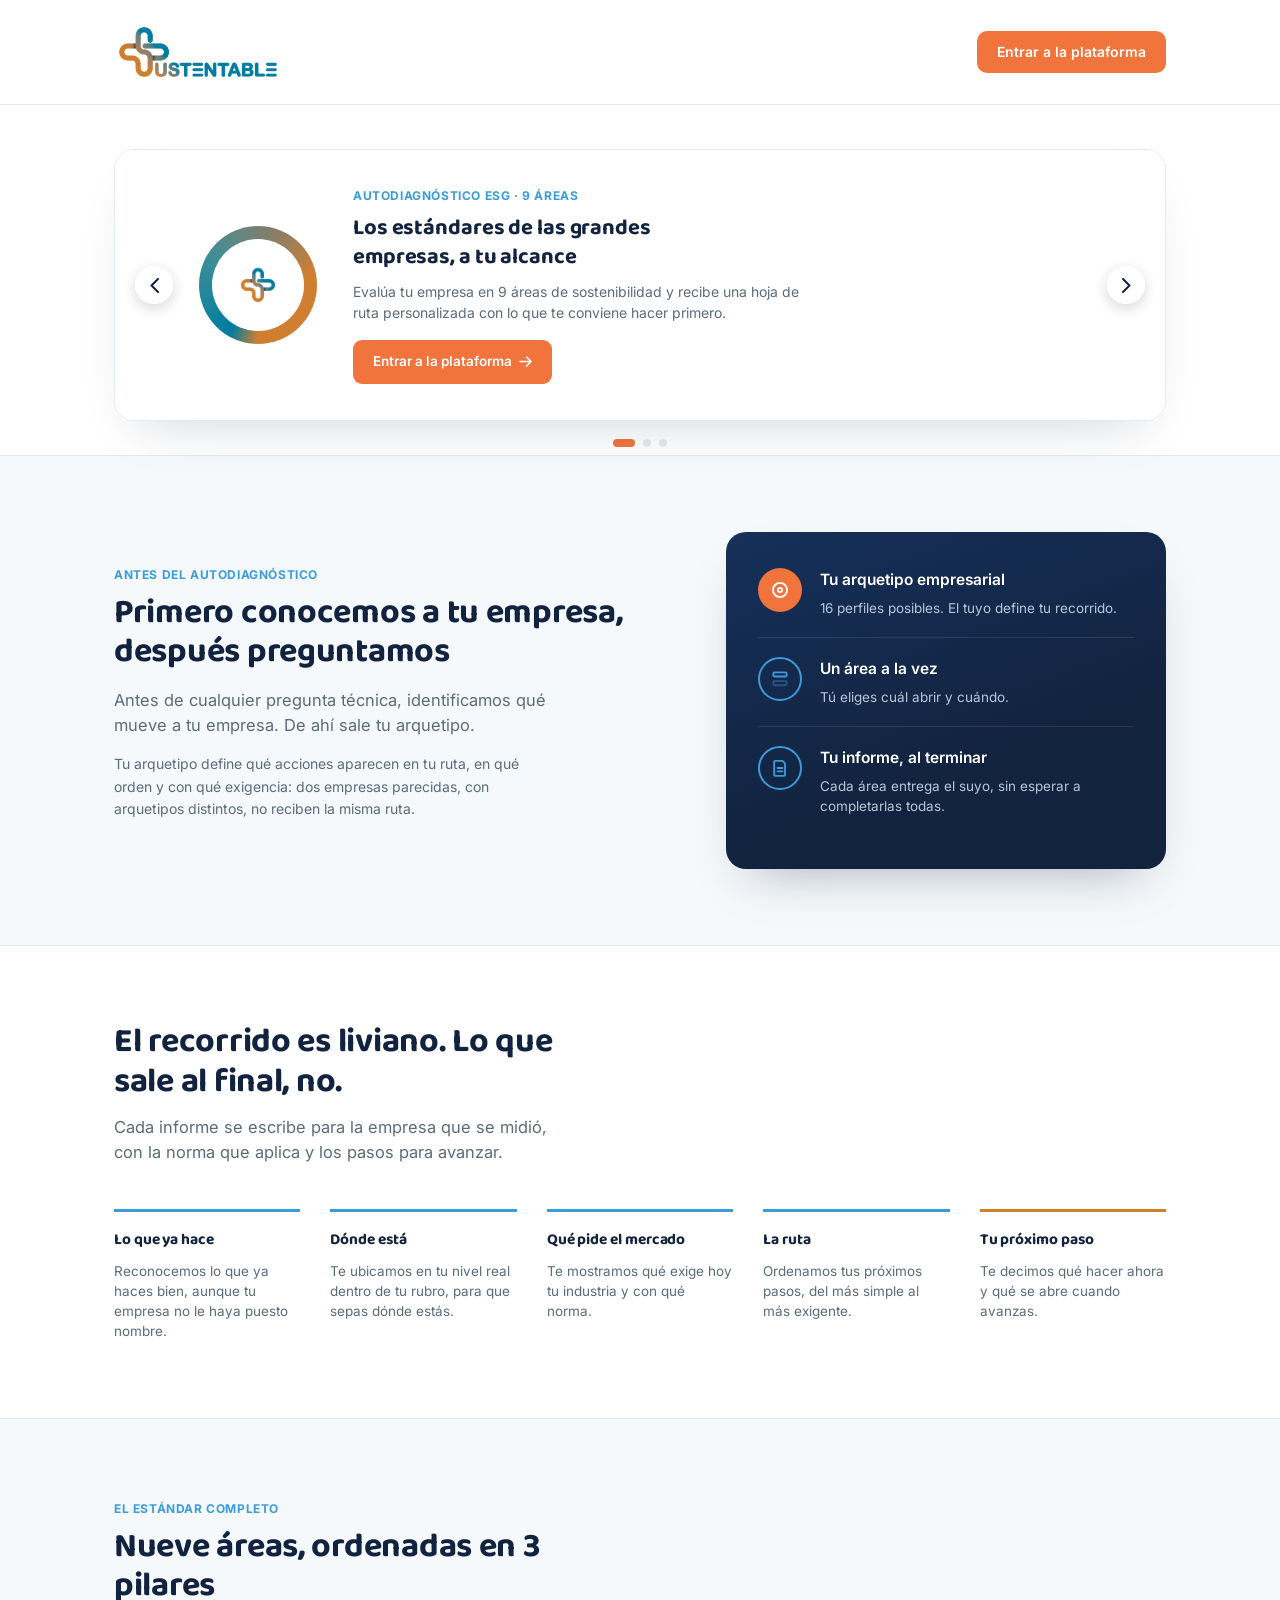
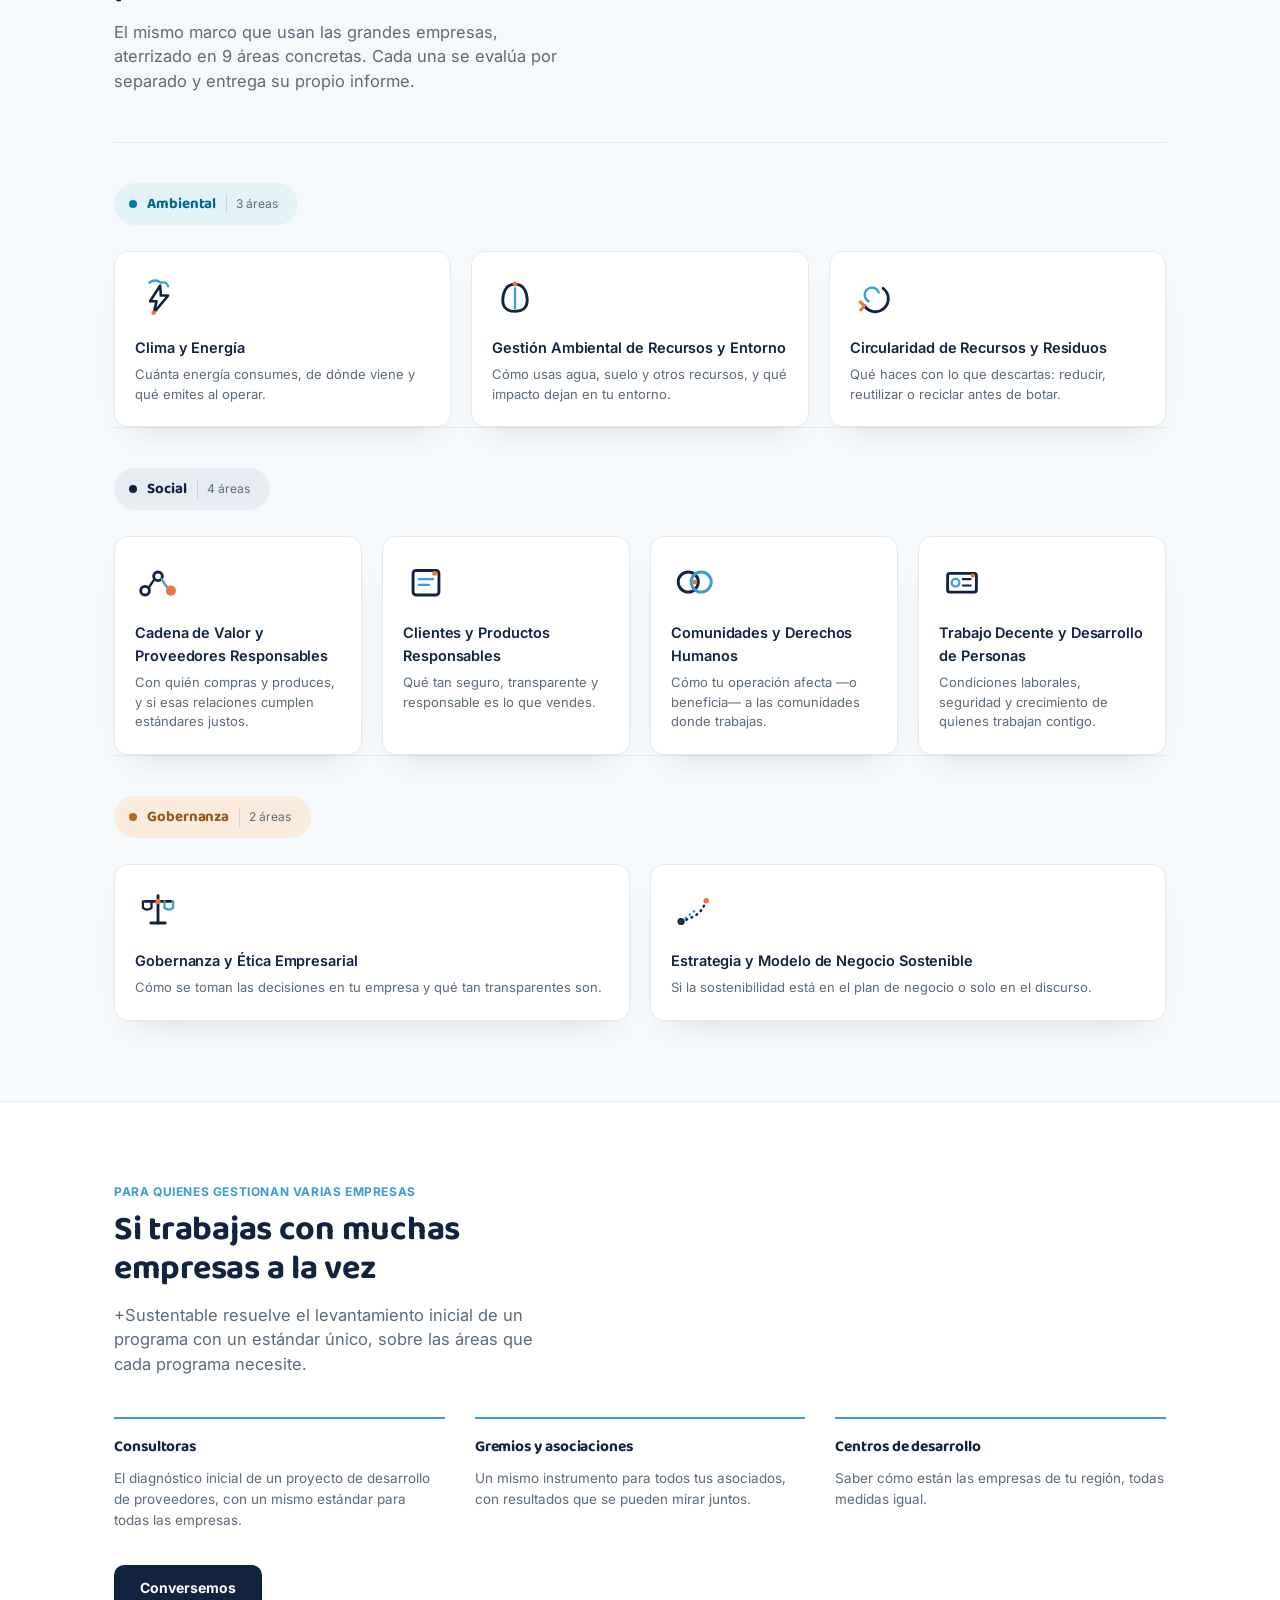
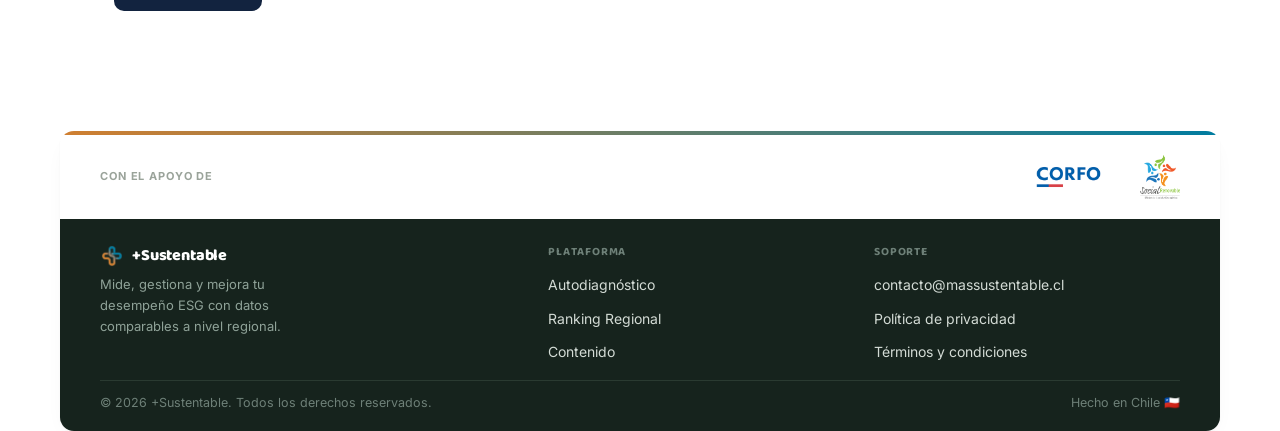
<file: public/index.html>
<!DOCTYPE html>
<html lang="es">
<head>
<meta charset="utf-8">
<meta name="viewport" content="width=device-width, initial-scale=1">
<title>+Sustentable</title>
<meta name="description" content="Autodiagnóstico ESG en 9 áreas y hoja de ruta personalizada para tu empresa. Proyecto con el apoyo de Corfo.">
<link rel="canonical" href="https://massustentable.cl/">
<link rel="icon" type="image/png" href="img/isotipo-mas-sustentable.png">
<!-- Vista previa al compartir (WhatsApp, LinkedIn, correo). PENDIENTE: imagen 1200x630 para og:image -->
<meta property="og:type" content="website">
<meta property="og:locale" content="es_CL">
<meta property="og:url" content="https://massustentable.cl/">
<meta property="og:title" content="+Sustentable | Autodiagnóstico y hoja de ruta ESG">
<meta property="og:description" content="Evalúa tu empresa en 9 áreas de sostenibilidad y recibe una hoja de ruta personalizada. Proyecto con el apoyo de Corfo.">
<!-- La app vive en otro subdominio: adelantar la conexión acelera el clic en "Entrar a la plataforma" -->
<link rel="preconnect" href="https://app.massustentable.cl">
<link rel="preconnect" href="https://fonts.googleapis.com">
<link rel="preconnect" href="https://fonts.gstatic.com" crossorigin>
<link href="https://fonts.googleapis.com/css2?family=Baloo+2:wght@600;700;800&family=Inter:wght@400;500;600;700&display=swap" rel="stylesheet">
<link rel="stylesheet" href="css/styles.css?v=4">
</head>
<body>


<header><div class="wrap">
  <a href="#top" class="marca-link" id="brandLink" aria-label="Volver al inicio">
    <img src="img/logo-mas-sustentable.png" alt="+Sustentable">
  </a>
  <a href="https://app.massustentable.cl/login" target="_blank" rel="noopener noreferrer" class="nav-cta">Entrar a la plataforma</a>
</div></header>

<section class="slider-section">
  <div class="wrap">
    <div class="slider" id="top">
      <div class="slider-track" id="sliderTrack">

        <div class="slide card-slide card-1">
          <div class="card-inner">
            <div class="ring-icon">
              <div class="ring"></div>
              <img class="ring-mark" src="img/isotipo-mas-sustentable.png" alt="+Sustentable">
            </div>
            <div class="card-text">
              <span class="eyebrow">Autodiagnóstico ESG &middot; 9 áreas</span>
              <h3>Los estándares de las grandes empresas, a tu alcance</h3>
              <p>Evalúa tu empresa en 9 áreas de sostenibilidad y recibe una hoja de ruta personalizada con lo que te conviene hacer primero.</p>
              <a href="https://app.massustentable.cl/login" target="_blank" rel="noopener noreferrer" class="mini-cta">Entrar a la plataforma <svg width="13" height="11" viewBox="0 0 13 11" fill="none"><path d="M1 5.5h11M7.5 1l4.5 4.5-4.5 4.5" stroke="currentColor" stroke-width="1.6" stroke-linecap="round" stroke-linejoin="round"/></svg></a>
            </div>
          </div>
        </div>

        <div class="slide card-slide card-2">
          <div class="card-inner card-2-inner">
            <div class="card-text">
              <span class="eyebrow">Cómo funciona</span>
              <h3>Aprende a usar la plataforma en minutos</h3>
              <p>En el video te contamos cómo usar la plataforma y obtener una hoja de ruta concreta.</p>
              <!-- PENDIENTE: URL del video "Cómo funciona" -->
              <a href="#" class="text-link">Ver video <svg width="13" height="11" viewBox="0 0 13 11" fill="none"><path d="M1 5.5h11M7.5 1l4.5 4.5-4.5 4.5" stroke="currentColor" stroke-width="1.6" stroke-linecap="round" stroke-linejoin="round"/></svg></a>
            </div>
            <div class="card-media">
              <div class="media-ph">
                <img class="media-logo" src="img/logo-mas-sustentable.png" alt="+Sustentable">
                <button class="play-btn" aria-label="Ver video"><svg width="16" height="18" viewBox="0 0 16 18" fill="#12233F"><path d="M15 8.1a1 1 0 0 1 0 1.8L1.9 17.4A1 1 0 0 1 .5 16.5V1.5A1 1 0 0 1 1.9.6L15 8.1z"/></svg></button>
                <span class="caption-chip">&iquest;Sabes cu&aacute;nta agua gasta tu operaci&oacute;n?</span>
              </div>
            </div>
          </div>
        </div>

        <div class="slide card-slide card-3">
          <svg class="motivo-navy" viewBox="0 0 300 300" fill="none" stroke="#fff" stroke-width="1.2"><circle cx="150" cy="150" r="110"/><circle cx="150" cy="150" r="70"/></svg>
          <div class="card-inner card-3-inner">
            <div class="card-text">
              <span class="eyebrow eyebrow-light">+Sustentable</span>
              <h3 class="text-white">Tu ruta a mercados m&aacute;s sostenibles empieza en la plataforma</h3>
              <p class="text-light">Si ya tienes un c&oacute;digo de acceso, entra directo y retoma donde quedaste.</p>
            </div>
            <a href="https://app.massustentable.cl/login" target="_blank" rel="noopener noreferrer" class="mini-cta cta-underline">Entrar a la plataforma <svg width="13" height="11" viewBox="0 0 13 11" fill="none"><path d="M1 5.5h11M7.5 1l4.5 4.5-4.5 4.5" stroke="currentColor" stroke-width="1.6" stroke-linecap="round" stroke-linejoin="round"/></svg></a>
          </div>
        </div>

      </div>

      <button class="slider-arrow prev" id="prevArrow" aria-label="Banner anterior"><svg width="9" height="15" viewBox="0 0 9 15" fill="none"><path d="M8 1L1.5 7.5L8 14" stroke="currentColor" stroke-width="2" stroke-linecap="round" stroke-linejoin="round"/></svg></button>
      <button class="slider-arrow next" id="nextArrow" aria-label="Banner siguiente"><svg width="9" height="15" viewBox="0 0 9 15" fill="none"><path d="M1 1L7.5 7.5L1 14" stroke="currentColor" stroke-width="2" stroke-linecap="round" stroke-linejoin="round"/></svg></button>
    </div>

    <div class="slider-dots" id="sliderDots">
      <button class="dot active" data-i="0" aria-label="Banner 1"></button>
      <button class="dot" data-i="1" aria-label="Banner 2"></button>
      <button class="dot" data-i="2" aria-label="Banner 3"></button>
    </div>
  </div>
</section>

<section class="velo arch-section">
  <div class="wrap">
    <div class="arch-layout">
      <div class="arch-intro">
        <span class="eyebrow">Antes del autodiagnóstico</span>
        <h2>Primero conocemos a tu empresa, después preguntamos</h2>
        <p class="guia">Antes de cualquier pregunta técnica, identificamos qué mueve a tu empresa. De ahí sale tu arquetipo.</p>
        <p class="nota">Tu arquetipo define qué acciones aparecen en tu ruta, en qué orden y con qué exigencia: dos empresas parecidas, con arquetipos distintos, no reciben la misma ruta.</p>
      </div>

      <div class="arch-card">
        <div class="step">
          <div class="icon accent"><svg viewBox="0 0 24 24" fill="none" stroke-width="2.2" stroke-linecap="round" stroke-linejoin="round"><circle cx="12" cy="12" r="8.5"></circle><circle cx="12" cy="12" r="2.5"></circle></svg></div>
          <div><h3>Tu arquetipo empresarial</h3><p>16 perfiles posibles. El tuyo define tu recorrido.</p></div>
        </div>
        <div class="step">
          <div class="icon outline"><svg viewBox="0 0 24 24" fill="none" stroke-width="2.2" stroke-linecap="round" stroke-linejoin="round"><rect x="4" y="4" width="16" height="5" rx="1.5"></rect><rect x="4" y="14.5" width="16" height="5" rx="1.5" opacity="0.4"></rect></svg></div>
          <div><h3>Un área a la vez</h3><p>Tú eliges cuál abrir y cuándo.</p></div>
        </div>
        <div class="step">
          <div class="icon outline"><svg viewBox="0 0 24 24" fill="none" stroke-width="2.2" stroke-linecap="round" stroke-linejoin="round"><path d="M6 3.5h9l3 3v14a1 1 0 0 1-1 1H6a1 1 0 0 1-1-1v-16a1 1 0 0 1 1-1z"></path><path d="M9 12h6M9 16h6"></path></svg></div>
          <div><h3>Tu informe, al terminar</h3><p>Cada área entrega el suyo, sin esperar a completarlas todas.</p></div>
        </div>
      </div>
    </div>
  </div>
</section>

<section class="recorrido-section">
  <div class="wrap">
    <div class="recorrido-head">
      <h2>El recorrido es liviano. Lo que sale al final, no.</h2>
      <p class="guia">Cada informe se escribe para la empresa que se midió, con la norma que aplica y los pasos para avanzar.</p>
    </div>
    <div class="recorrido-grid">
      <div class="recorrido-item">
        <h3>Lo que ya hace</h3>
        <p>Reconocemos lo que ya haces bien, aunque tu empresa no le haya puesto nombre.</p>
      </div>
      <div class="recorrido-item">
        <h3>Dónde está</h3>
        <p>Te ubicamos en tu nivel real dentro de tu rubro, para que sepas dónde estás.</p>
      </div>
      <div class="recorrido-item">
        <h3>Qué pide el mercado</h3>
        <p>Te mostramos qué exige hoy tu industria y con qué norma.</p>
      </div>
      <div class="recorrido-item">
        <h3>La ruta</h3>
        <p>Ordenamos tus próximos pasos, del más simple al más exigente.</p>
      </div>
      <div class="recorrido-item accent-oro">
        <h3>Tu próximo paso</h3>
        <p>Te decimos qué hacer ahora y qué se abre cuando avanzas.</p>
      </div>
    </div>
  </div>
</section>

<section class="velo areas-section">
  <div class="wrap">
    <div class="areas-head">
      <span class="eyebrow">El estándar completo</span>
      <h2>Nueve áreas, ordenadas en 3 pilares</h2>
      <p class="guia">El mismo marco que usan las grandes empresas, aterrizado en 9 áreas concretas. Cada una se evalúa por separado y entrega su propio informe.</p>
    </div>

    <div class="pillar">
      <div class="pillar-head amb">
        <span class="pillar-name">Ambiental</span>
        <span class="pillar-count">3 áreas</span>
      </div>
      <div class="area-grid">
        <div class="area-card">
          <div class="area-icon amb"><svg viewBox="0 0 64 64" fill="none" xmlns="http://www.w3.org/2000/svg"><path d="M20,12 Q28,6 36,12 Q44,10 46,17" stroke="#3B9CD9" stroke-width="3.2" stroke-linecap="round" fill="none"/>
  <path d="M35,16 L21,38 L30,38 L26,54 L46,30 L36,30 Z" stroke="#12233F" stroke-width="3.6" stroke-linejoin="round" fill="none"/>
  <circle cx="26" cy="54" r="3.2" fill="#F0743C"/></svg></div>
          <h3>Clima y Energía</h3>
          <p>Cuánta energía consumes, de dónde viene y qué emites al operar.</p>
        </div>
        <div class="area-card">
          <div class="area-icon amb"><svg viewBox="0 0 64 64" fill="none" xmlns="http://www.w3.org/2000/svg"><path d="M32,14 C45,14 49,27 49,37 C49,47 42,52 32,52 C22,52 15,47 15,37 C15,27 19,14 32,14 Z" stroke="#12233F" stroke-width="4.0" stroke-linejoin="round" fill="none"/>
  <path d="M32,20 L32,48" stroke="#3B9CD9" stroke-width="3.2" stroke-linecap="round"/>
  <circle cx="32" cy="14" r="3.4" fill="#F0743C"/></svg></div>
          <h3>Gestión Ambiental de Recursos y Entorno</h3>
          <p>Cómo usas agua, suelo y otros recursos, y qué impacto dejan en tu entorno.</p>
        </div>
        <div class="area-card">
          <div class="area-icon amb"><svg viewBox="0 0 64 64" fill="none" xmlns="http://www.w3.org/2000/svg"><path d="M46,20 A18,18 0 1 1 20,44" stroke="#12233F" stroke-width="4.0" stroke-linecap="round"/>
  <path d="M40,26 A10,10 0 1 0 26,38" stroke="#3B9CD9" stroke-width="3.2" stroke-linecap="round"/>
  <path d="M14,39 L20,44 L15,50" stroke="#F0743C" stroke-width="4.2" stroke-linecap="round" stroke-linejoin="round" fill="none"/></svg></div>
          <h3>Circularidad de Recursos y Residuos</h3>
          <p>Qué haces con lo que descartas: reducir, reutilizar o reciclar antes de botar.</p>
        </div>
      </div>
    </div>

    <div class="pillar">
      <div class="pillar-head soc">
        <span class="pillar-name">Social</span>
        <span class="pillar-count">4 áreas</span>
      </div>
      <div class="area-grid">
        <div class="area-card">
          <div class="area-icon soc"><svg viewBox="0 0 64 64" fill="none" xmlns="http://www.w3.org/2000/svg"><circle cx="14" cy="44" r="6" stroke="#12233F" stroke-width="4.0"/>
  <circle cx="32" cy="24" r="6" stroke="#12233F" stroke-width="4.0"/>
  <path d="M19,40 L27,28" stroke="#12233F" stroke-width="3.2" stroke-linecap="round"/>
  <path d="M37,28 L45,40" stroke="#3B9CD9" stroke-width="3.2" stroke-linecap="round"/>
  <circle cx="50" cy="44" r="7" fill="#F0743C"/></svg></div>
          <h3>Cadena de Valor y Proveedores Responsables</h3>
          <p>Con quién compras y produces, y si esas relaciones cumplen estándares justos.</p>
        </div>
        <div class="area-card">
          <div class="area-icon soc"><svg viewBox="0 0 64 64" fill="none" xmlns="http://www.w3.org/2000/svg"><rect x="14" y="16" width="36" height="34" rx="4" stroke="#12233F" stroke-width="4.0"/>
  <path d="M22,28 L42,28" stroke="#3B9CD9" stroke-width="3.2" stroke-linecap="round"/>
  <path d="M22,36 L36,36" stroke="#3B9CD9" stroke-width="3.2" stroke-linecap="round"/>
  <circle cx="44" cy="20" r="3.4" fill="#F0743C"/></svg></div>
          <h3>Clientes y Productos Responsables</h3>
          <p>Qué tan seguro, transparente y responsable es lo que vendes.</p>
        </div>
        <div class="area-card">
          <div class="area-icon soc"><svg viewBox="0 0 64 64" fill="none" xmlns="http://www.w3.org/2000/svg"><circle cx="24" cy="32" r="14" stroke="#12233F" stroke-width="4.0"/>
  <circle cx="42" cy="32" r="14" stroke="#3B9CD9" stroke-width="4.0"/>
  <circle cx="33" cy="32" r="3.4" fill="#F0743C"/></svg></div>
          <h3>Comunidades y Derechos Humanos</h3>
          <p>Cómo tu operación afecta —o beneficia— a las comunidades donde trabajas.</p>
        </div>
        <div class="area-card">
          <div class="area-icon soc"><svg viewBox="0 0 64 64" fill="none" xmlns="http://www.w3.org/2000/svg"><rect x="12" y="20" width="40" height="26" rx="3" stroke="#12233F" stroke-width="4.0"/>
  <circle cx="23" cy="33" r="5.4" stroke="#3B9CD9" stroke-width="3.2"/>
  <path d="M33,28 L44,28" stroke="#12233F" stroke-width="2.8" stroke-linecap="round"/>
  <path d="M33,37 L44,37" stroke="#12233F" stroke-width="2.8" stroke-linecap="round"/>
  <circle cx="47" cy="23" r="3" fill="#F0743C"/></svg></div>
          <h3>Trabajo Decente y Desarrollo de Personas</h3>
          <p>Condiciones laborales, seguridad y crecimiento de quienes trabajan contigo.</p>
        </div>
      </div>
    </div>

    <div class="pillar">
      <div class="pillar-head gob">
        <span class="pillar-name">Gobernanza</span>
        <span class="pillar-count">2 áreas</span>
      </div>
      <div class="area-grid">
        <div class="area-card">
          <div class="area-icon gob"><svg viewBox="0 0 64 64" fill="none" xmlns="http://www.w3.org/2000/svg"><path d="M32,12 L32,50" stroke="#12233F" stroke-width="4.0" stroke-linecap="round"/>
  <path d="M14,20 L50,20" stroke="#12233F" stroke-width="4.0" stroke-linecap="round"/>
  <path d="M22,50 L42,50" stroke="#12233F" stroke-width="4.0" stroke-linecap="round"/>
  <path d="M11,20 L11,29 Q17,34 23,29 L23,20" stroke="#12233F" stroke-width="3.2" stroke-linecap="round" stroke-linejoin="round" fill="none"/>
  <path d="M41,20 L41,29 Q47,34 53,29 L53,20" stroke="#3B9CD9" stroke-width="3.2" stroke-linecap="round" stroke-linejoin="round" fill="none"/>
  <circle cx="32" cy="20" r="3.6" fill="#F0743C"/></svg></div>
          <h3>Gobernanza y Ética Empresarial</h3>
          <p>Cómo se toman las decisiones en tu empresa y qué tan transparentes son.</p>
        </div>
        <div class="area-card">
          <div class="area-icon gob"><svg viewBox="0 0 64 64" fill="none" xmlns="http://www.w3.org/2000/svg"><circle cx="14" cy="48" r="3.4" stroke="#12233F" stroke-width="3.2"/>
  <path d="M14,48 Q24,40 33,33" stroke="#3B9CD9" stroke-width="3.2" stroke-linecap="round" stroke-dasharray="1 6.4" fill="none"/>
  <path d="M14,48 Q24,45 33,40 Q44,34 49,19" stroke="#12233F" stroke-width="3.6" stroke-linecap="round" stroke-dasharray="1 6.8" fill="none"/>
  <circle cx="49" cy="19" r="3.8" fill="#F0743C"/></svg></div>
          <h3>Estrategia y Modelo de Negocio Sostenible</h3>
          <p>Si la sostenibilidad está en el plan de negocio o solo en el discurso.</p>
        </div>
      </div>
    </div>
  </div>
</section>

<section class="mult-section">
  <div class="wrap">
    <div class="mult-head">
      <span class="eyebrow">Para quienes gestionan varias empresas</span>
      <h2>Si trabajas con muchas empresas a la vez</h2>
      <p class="guia">+Sustentable resuelve el levantamiento inicial de un programa con un estándar único, sobre las áreas que cada programa necesite.</p>
    </div>

    <div class="mult-grid">
      <div class="mult-item">
        <h3>Consultoras</h3>
        <p>El diagnóstico inicial de un proyecto de desarrollo de proveedores, con un mismo estándar para todas las empresas.</p>
      </div>
      <div class="mult-item">
        <h3>Gremios y asociaciones</h3>
        <p>Un mismo instrumento para todos tus asociados, con resultados que se pueden mirar juntos.</p>
      </div>
      <div class="mult-item">
        <h3>Centros de desarrollo</h3>
        <p>Saber cómo están las empresas de tu región, todas medidas igual.</p>
      </div>
    </div>

    <a href="mailto:contacto@massustentable.cl?subject=Conversemos%20-%20%2BSustentable" class="cta-pill-navy">Conversemos</a>
  </div>
</section>

<footer>
<div class="footer-start"></div>
<div class="f3-light">
        <div class="f1-band-label">Con el apoyo de</div>
        <div class="f1-logos">
          <img src="img/logo-corfo.png" alt="Corfo" class="logo-corfo-img">
          <img src="img/logo-social-renovable.png" alt="Social Renovable" class="logo-social-img">
        </div>
      </div>
          <div class="f3-dark">
        <div class="f3-top">
          <div>
            <div class="f3-brand brand-mark-row"><img src="img/isotipo-mas-sustentable.png" alt="" class="brand-mark-iso"><span>+Sustentable</span></div>
            <p>Mide, gestiona y mejora tu desempeño ESG con datos comparables a nivel regional.</p>
          </div>
          <div class="f3-col">
            <h3>Plataforma</h3>
            <ul>
              <li><a href="https://app.massustentable.cl/autodiagnostico">Autodiagnóstico</a></li>
              <li><a href="https://app.massustentable.cl/ranking">Ranking Regional</a></li>
              <li><a href="https://app.massustentable.cl/contenido">Contenido</a></li>
            </ul>
          </div>
          <div class="f3-col">
            <h3>Soporte</h3>
            <ul>
              <li><a href="mailto:contacto@massustentable.cl">contacto@massustentable.cl</a></li>
              <li><a href="/privacidad">Política de privacidad</a></li>
              <li><a href="/terminos">Términos y condiciones</a></li>
            </ul>
          </div>
        </div>
        <div class="f3-legal">
          <div>© 2026 +Sustentable. Todos los derechos reservados.</div>
          <div>Hecho en Chile 🇨🇱</div>
        </div>
      </div>

</footer>

<script src="js/main.js?v=4" defer></script>
</body>
</html>
</file>
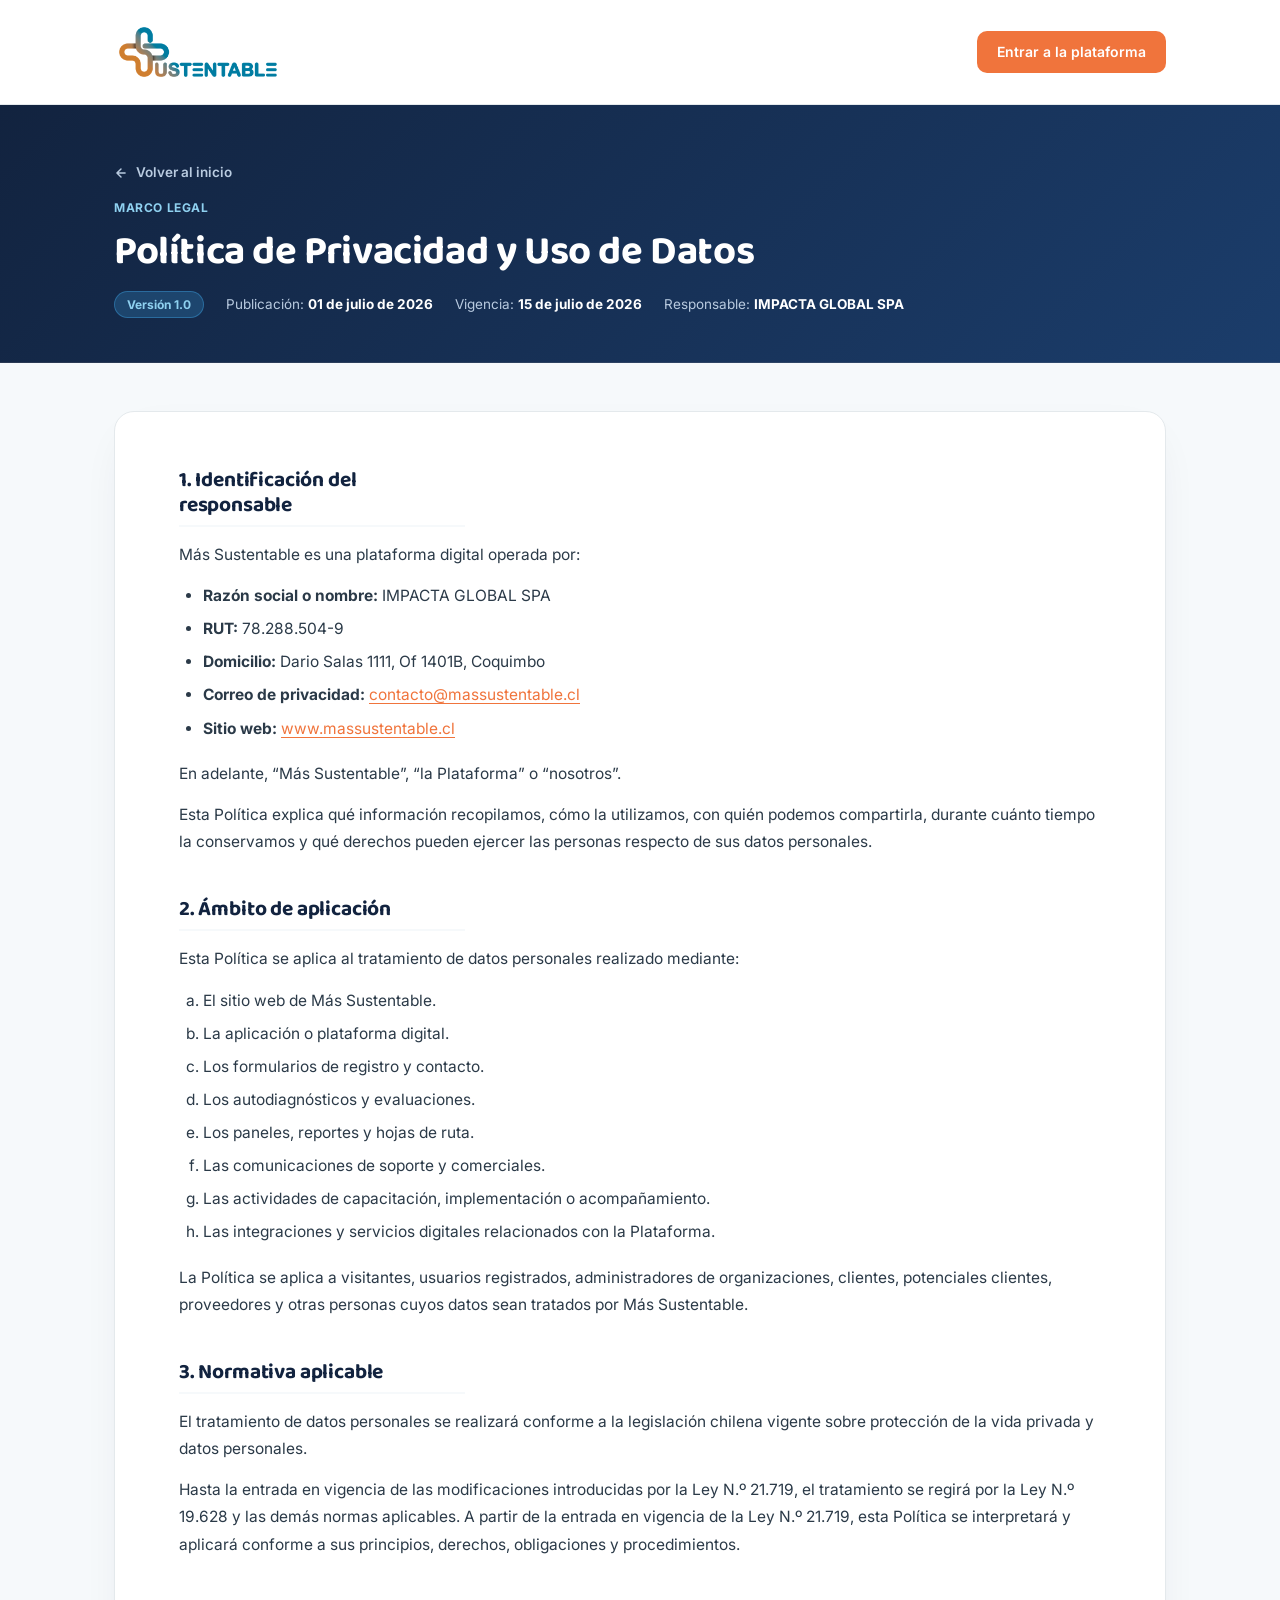
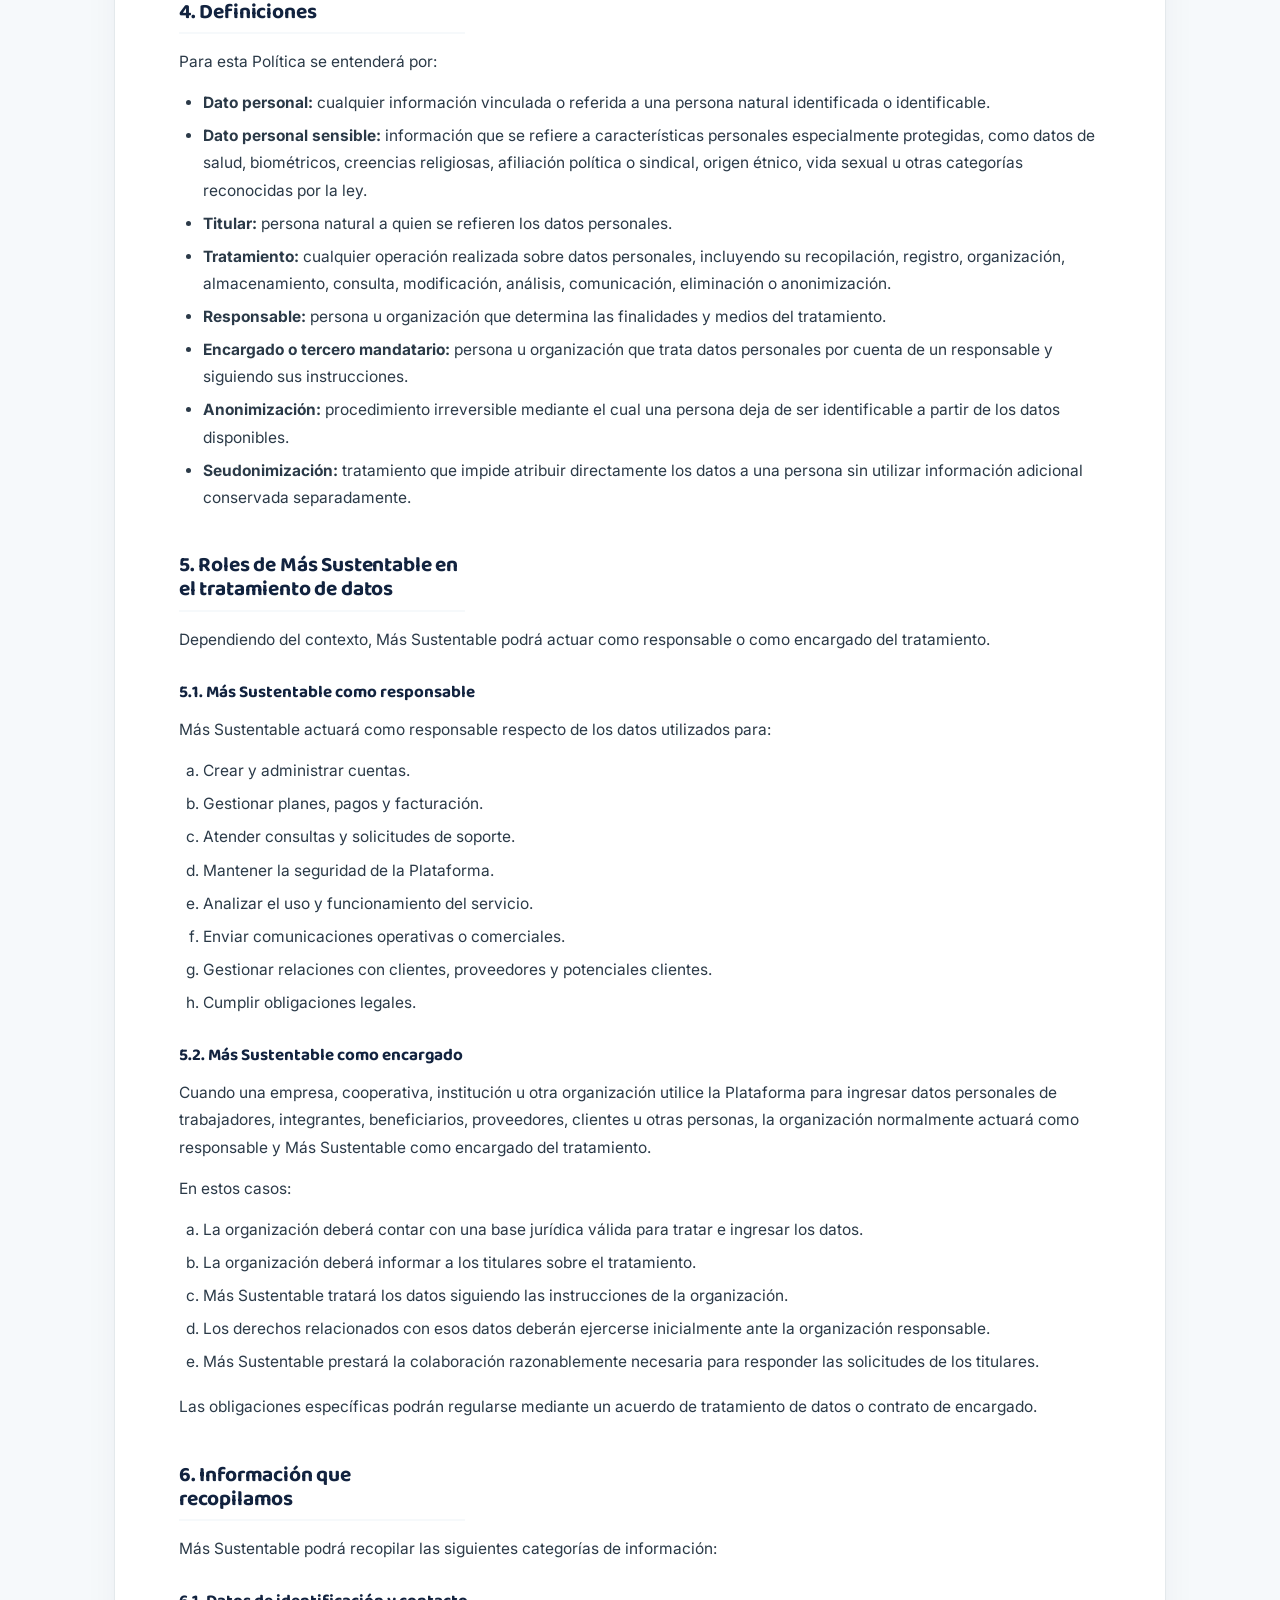
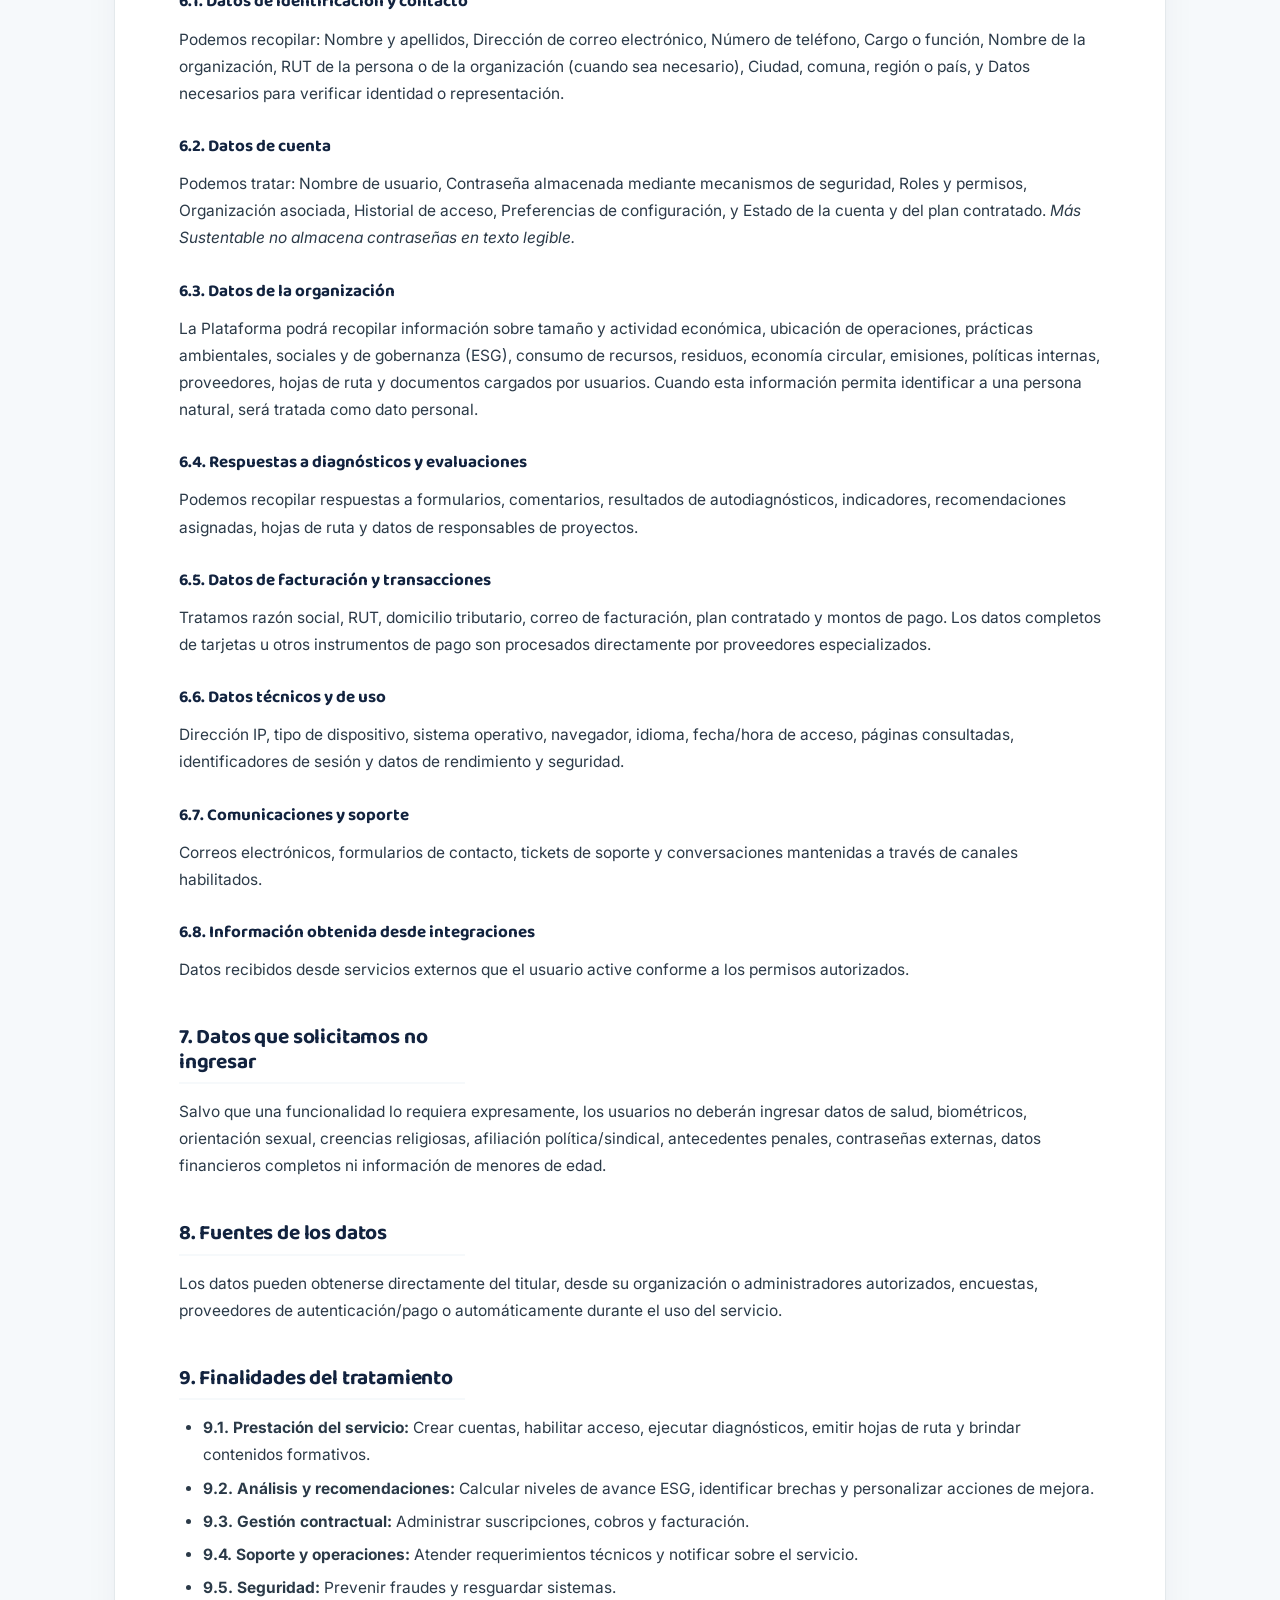
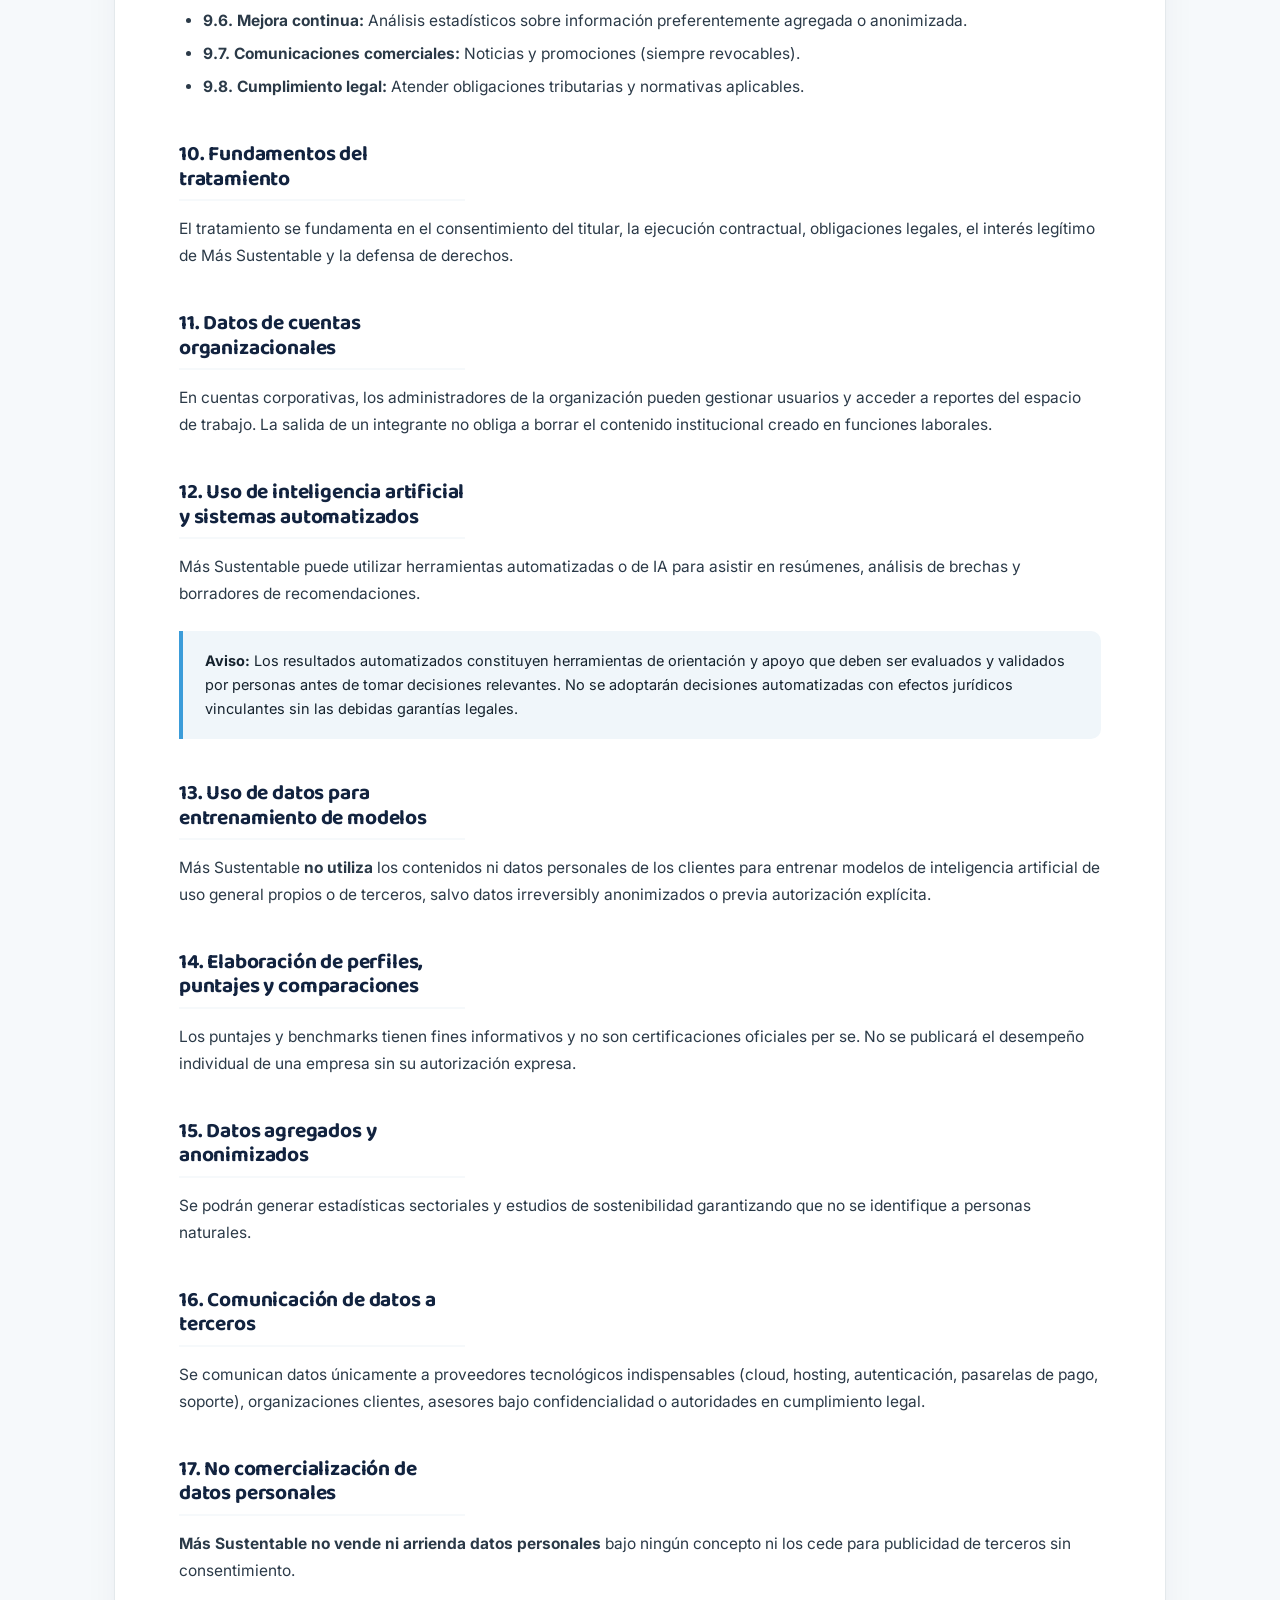
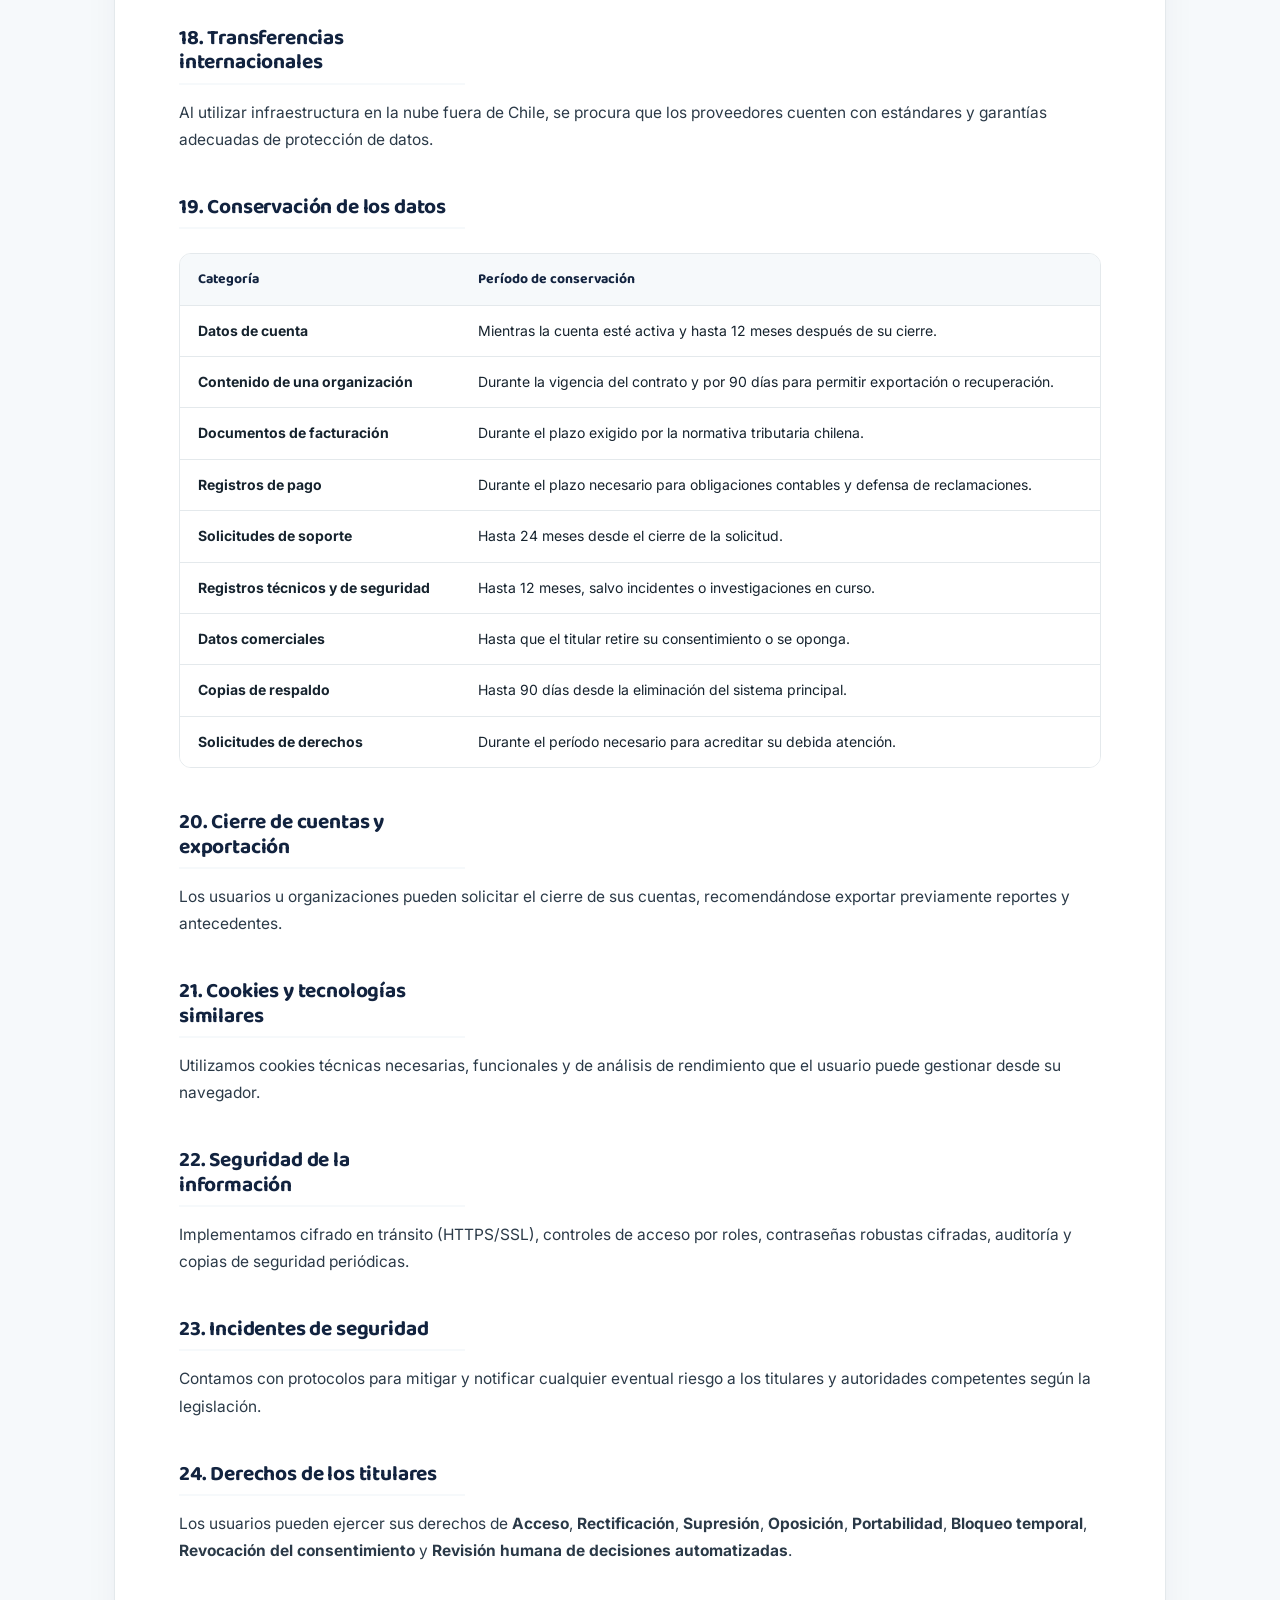
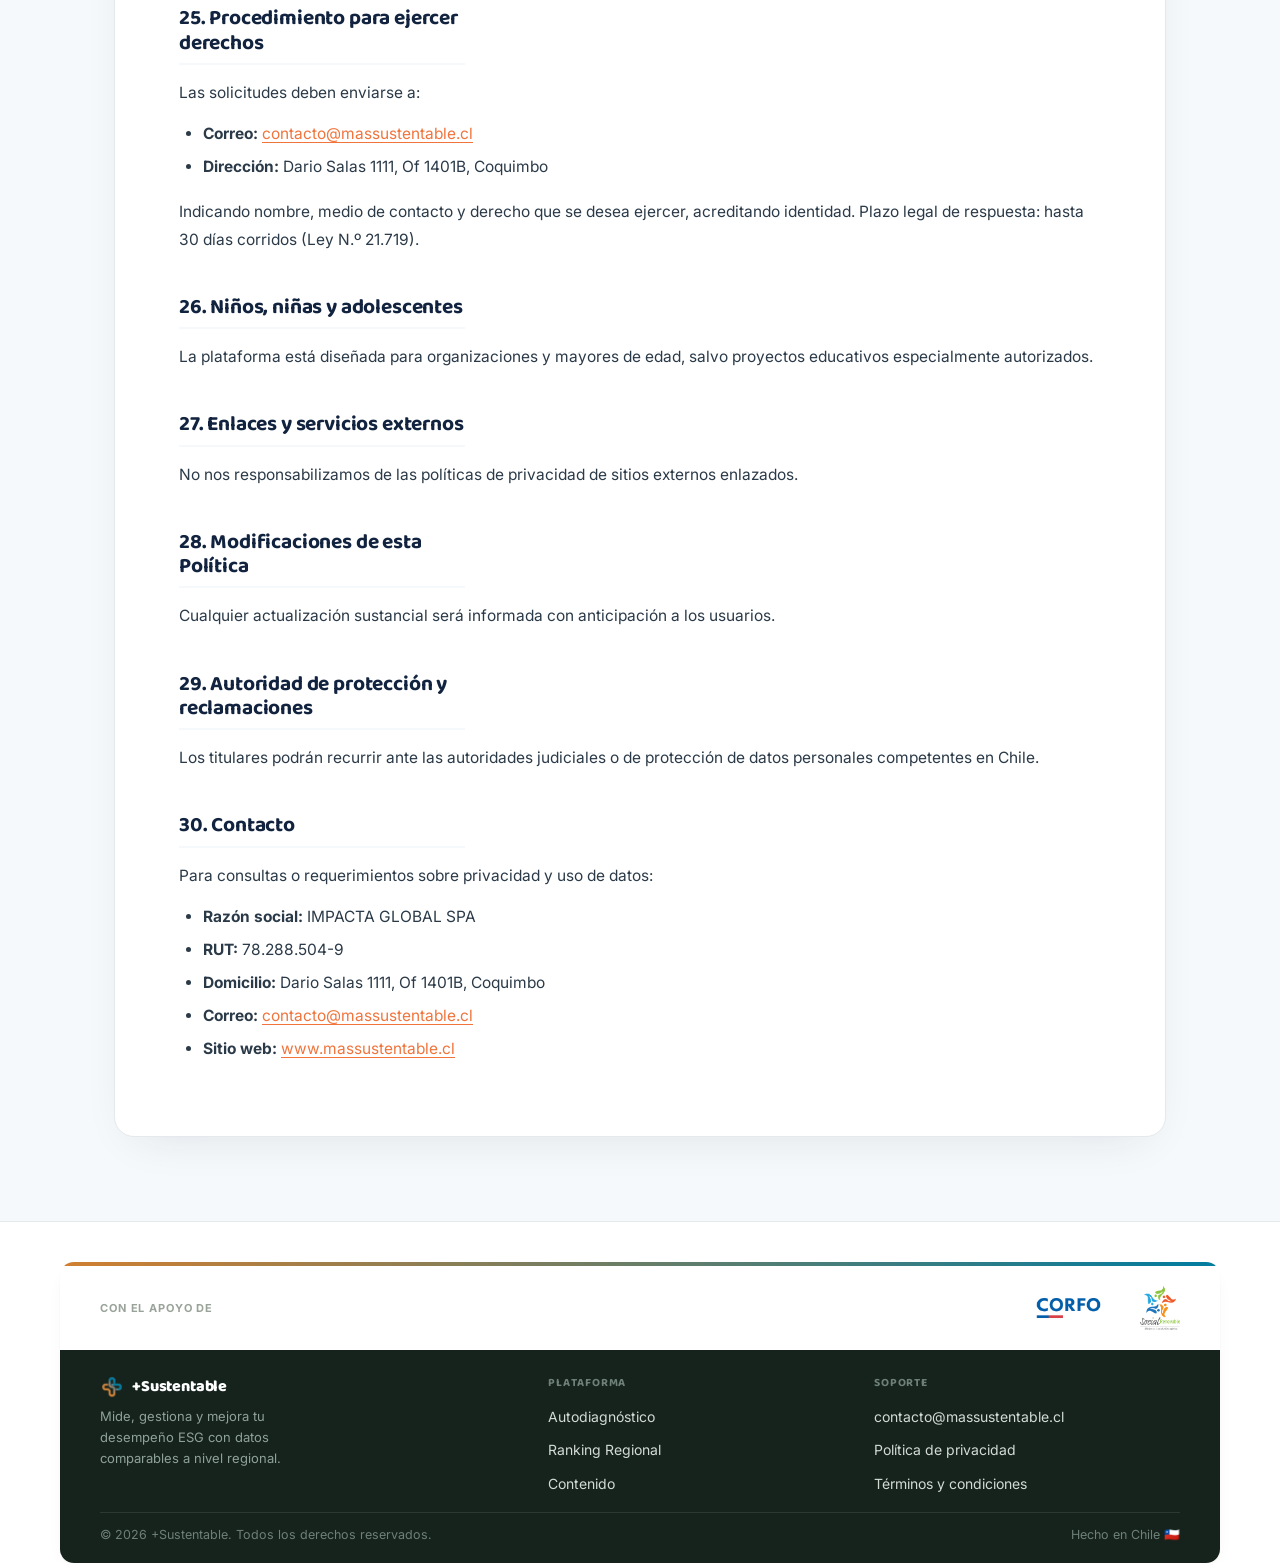
<file: public/privacidad.html>
<!DOCTYPE html>
<html lang="es">
<head>
<meta charset="utf-8">
<meta name="viewport" content="width=device-width, initial-scale=1">
<title>Política de Privacidad y Uso de Datos | +Sustentable</title>
<meta name="description" content="Política de Privacidad y Uso de Datos de Más Sustentable operada por IMPACTA GLOBAL SPA. Conforme a la legislación chilena vigente.">
<link rel="canonical" href="https://massustentable.cl/privacidad">
<link rel="icon" type="image/png" href="img/isotipo-mas-sustentable.png">
<link rel="preconnect" href="https://app.massustentable.cl">
<link rel="preconnect" href="https://fonts.googleapis.com">
<link rel="preconnect" href="https://fonts.gstatic.com" crossorigin>
<link href="https://fonts.googleapis.com/css2?family=Baloo+2:wght@600;700;800&family=Inter:wght@400;500;600;700&display=swap" rel="stylesheet">
<link rel="stylesheet" href="css/styles.css?v=4">
<style>
/* Estilos dedicados para páginas legales */
.legal-hero {
  background: linear-gradient(135deg, var(--navy) 0%, #1b3d6b 100%);
  color: #fff;
  padding: 56px 0 44px;
  border-bottom: 1px solid rgba(255, 255, 255, 0.1);
}
.legal-hero h1 {
  color: #fff;
  font-family: var(--display);
  font-size: clamp(26px, 3.8vw, 40px);
  margin: 12px 0 16px;
  line-height: 1.15;
}
.legal-back-link {
  display: inline-flex;
  align-items: center;
  gap: 8px;
  color: #B9CBE0;
  text-decoration: none;
  font-size: 13.5px;
  font-weight: 600;
  margin-bottom: 14px;
  transition: color 0.15s;
}
.legal-back-link:hover {
  color: #fff;
}
.legal-meta {
  display: flex;
  flex-wrap: wrap;
  align-items: center;
  gap: 12px 22px;
  font-size: 13.5px;
  color: #B9CBE0;
}
.legal-meta strong {
  color: #fff;
}
.legal-meta .badge {
  background: rgba(59, 156, 217, 0.25);
  color: #8FD1F0;
  border: 1px solid rgba(59, 156, 217, 0.45);
  padding: 3px 12px;
  border-radius: 999px;
  font-weight: 700;
  font-size: 12px;
}

.legal-body {
  background: var(--velo);
  padding: 48px 0 84px;
  border-bottom: 1px solid var(--linea);
}
.legal-card {
  background: #fff;
  border: 1px solid var(--linea);
  border-radius: 20px;
  box-shadow: 0 16px 45px -20px rgba(18, 35, 63, 0.12);
  padding: 56px 64px;
}
.legal-card h2 {
  font-family: var(--display);
  font-size: 21px;
  font-weight: 700;
  color: var(--navy);
  margin: 42px 0 14px;
  padding-bottom: 8px;
  border-bottom: 2px solid var(--velo);
}
.legal-card h2:first-of-type {
  margin-top: 0;
}
.legal-card h3 {
  font-family: var(--display);
  font-size: 17px;
  font-weight: 700;
  color: var(--navy);
  margin: 26px 0 10px;
}
.legal-card p {
  font-size: 15.5px;
  line-height: 1.75;
  color: #2B3A48;
  max-width: none;
  margin-bottom: 14px;
}
.legal-card ul, .legal-card ol {
  padding-left: 24px;
  margin: 0 0 18px;
  font-size: 15.5px;
  line-height: 1.75;
  color: #2B3A48;
}
.legal-card li {
  margin-bottom: 6px;
}
.legal-card a {
  color: var(--naranja);
  text-decoration: underline;
  text-underline-offset: 3px;
}
.legal-card a:hover {
  color: var(--naranja-h);
}
.legal-card .highlight-box {
  background: #F0F6FA;
  border-left: 4px solid var(--celeste);
  padding: 18px 22px;
  border-radius: 0 10px 10px 0;
  margin: 24px 0;
  font-size: 14.5px;
  line-height: 1.65;
}
.table-responsive {
  width: 100%;
  overflow-x: auto;
  margin: 24px 0;
  border-radius: 12px;
  border: 1px solid var(--linea);
}
.legal-card table {
  width: 100%;
  border-collapse: collapse;
  font-size: 14px;
  margin: 0;
}
.legal-card th, .legal-card td {
  padding: 14px 18px;
  text-align: left;
  vertical-align: top;
  border-bottom: 1px solid var(--linea);
}
.legal-card th {
  background: var(--velo);
  color: var(--navy);
  font-weight: 700;
  font-family: var(--display);
}
.legal-card tr:last-child td {
  border-bottom: none;
}
.legal-card td {
  background: #fff;
  line-height: 1.6;
}

@media (max-width: 860px) {
  .legal-card {
    padding: 36px 24px;
    border-radius: 16px;
  }
  .legal-hero {
    padding: 40px 0 32px;
  }
  .legal-body {
    padding: 32px 0 60px;
  }
}
@media (max-width: 560px) {
  .legal-card {
    padding: 26px 16px;
  }
  .legal-card h2 {
    font-size: 19px;
  }
  .legal-card p, .legal-card ul, .legal-card ol {
    font-size: 14.5px;
  }
}
</style>
</head>
<body>

<header><div class="wrap">
  <a href="/" class="marca-link" aria-label="Volver al inicio">
    <img src="img/logo-mas-sustentable.png" alt="+Sustentable">
  </a>
  <a href="https://app.massustentable.cl/login" target="_blank" rel="noopener noreferrer" class="nav-cta">Entrar a la plataforma</a>
</div></header>

<section class="legal-hero">
  <div class="wrap">
    <a href="/" class="legal-back-link">
      <svg width="14" height="14" viewBox="0 0 24 24" fill="none" stroke="currentColor" stroke-width="2.5" stroke-linecap="round" stroke-linejoin="round"><path d="M19 12H5M12 19l-7-7 7-7"/></svg>
      Volver al inicio
    </a>
    <span class="eyebrow" style="color: #8FD1F0;">Marco Legal</span>
    <h1>Política de Privacidad y Uso de Datos</h1>
    <div class="legal-meta">
      <span class="badge">Versión 1.0</span>
      <span>Publicación: <strong>01 de julio de 2026</strong></span>
      <span>Vigencia: <strong>15 de julio de 2026</strong></span>
      <span>Responsable: <strong>IMPACTA GLOBAL SPA</strong></span>
    </div>
  </div>
</section>

<section class="legal-body">
  <div class="wrap">
    <article class="legal-card">
      <h2>1. Identificación del responsable</h2>
      <p>Más Sustentable es una plataforma digital operada por:</p>
      <ul>
        <li><strong>Razón social o nombre:</strong> IMPACTA GLOBAL SPA</li>
        <li><strong>RUT:</strong> 78.288.504-9</li>
        <li><strong>Domicilio:</strong> Dario Salas 1111, Of 1401B, Coquimbo</li>
        <li><strong>Correo de privacidad:</strong> <a href="mailto:contacto@massustentable.cl">contacto@massustentable.cl</a></li>
        <li><strong>Sitio web:</strong> <a href="https://www.massustentable.cl">www.massustentable.cl</a></li>
      </ul>
      <p>En adelante, “Más Sustentable”, “la Plataforma” o “nosotros”.</p>
      <p>Esta Política explica qué información recopilamos, cómo la utilizamos, con quién podemos compartirla, durante cuánto tiempo la conservamos y qué derechos pueden ejercer las personas respecto de sus datos personales.</p>

      <h2>2. Ámbito de aplicación</h2>
      <p>Esta Política se aplica al tratamiento de datos personales realizado mediante:</p>
      <ol type="a">
        <li>El sitio web de Más Sustentable.</li>
        <li>La aplicación o plataforma digital.</li>
        <li>Los formularios de registro y contacto.</li>
        <li>Los autodiagnósticos y evaluaciones.</li>
        <li>Los paneles, reportes y hojas de ruta.</li>
        <li>Las comunicaciones de soporte y comerciales.</li>
        <li>Las actividades de capacitación, implementación o acompañamiento.</li>
        <li>Las integraciones y servicios digitales relacionados con la Plataforma.</li>
      </ol>
      <p>La Política se aplica a visitantes, usuarios registrados, administradores de organizaciones, clientes, potenciales clientes, proveedores y otras personas cuyos datos sean tratados por Más Sustentable.</p>

      <h2>3. Normativa aplicable</h2>
      <p>El tratamiento de datos personales se realizará conforme a la legislación chilena vigente sobre protección de la vida privada y datos personales.</p>
      <p>Hasta la entrada en vigencia de las modificaciones introducidas por la Ley N.º 21.719, el tratamiento se regirá por la Ley N.º 19.628 y las demás normas aplicables. A partir de la entrada en vigencia de la Ley N.º 21.719, esta Política se interpretará y aplicará conforme a sus principios, derechos, obligaciones y procedimientos.</p>

      <h2>4. Definiciones</h2>
      <p>Para esta Política se entenderá por:</p>
      <ul>
        <li><strong>Dato personal:</strong> cualquier información vinculada o referida a una persona natural identificada o identificable.</li>
        <li><strong>Dato personal sensible:</strong> información que se refiere a características personales especialmente protegidas, como datos de salud, biométricos, creencias religiosas, afiliación política o sindical, origen étnico, vida sexual u otras categorías reconocidas por la ley.</li>
        <li><strong>Titular:</strong> persona natural a quien se refieren los datos personales.</li>
        <li><strong>Tratamiento:</strong> cualquier operación realizada sobre datos personales, incluyendo su recopilación, registro, organización, almacenamiento, consulta, modificación, análisis, comunicación, eliminación o anonimización.</li>
        <li><strong>Responsable:</strong> persona u organización que determina las finalidades y medios del tratamiento.</li>
        <li><strong>Encargado o tercero mandatario:</strong> persona u organización que trata datos personales por cuenta de un responsable y siguiendo sus instrucciones.</li>
        <li><strong>Anonimización:</strong> procedimiento irreversible mediante el cual una persona deja de ser identificable a partir de los datos disponibles.</li>
        <li><strong>Seudonimización:</strong> tratamiento que impide atribuir directamente los datos a una persona sin utilizar información adicional conservada separadamente.</li>
      </ul>

      <h2>5. Roles de Más Sustentable en el tratamiento de datos</h2>
      <p>Dependiendo del contexto, Más Sustentable podrá actuar como responsable o como encargado del tratamiento.</p>
      
      <h3>5.1. Más Sustentable como responsable</h3>
      <p>Más Sustentable actuará como responsable respecto de los datos utilizados para:</p>
      <ol type="a">
        <li>Crear y administrar cuentas.</li>
        <li>Gestionar planes, pagos y facturación.</li>
        <li>Atender consultas y solicitudes de soporte.</li>
        <li>Mantener la seguridad de la Plataforma.</li>
        <li>Analizar el uso y funcionamiento del servicio.</li>
        <li>Enviar comunicaciones operativas o comerciales.</li>
        <li>Gestionar relaciones con clientes, proveedores y potenciales clientes.</li>
        <li>Cumplir obligaciones legales.</li>
      </ol>

      <h3>5.2. Más Sustentable como encargado</h3>
      <p>Cuando una empresa, cooperativa, institución u otra organización utilice la Plataforma para ingresar datos personales de trabajadores, integrantes, beneficiarios, proveedores, clientes u otras personas, la organización normalmente actuará como responsable y Más Sustentable como encargado del tratamiento.</p>
      <p>En estos casos:</p>
      <ol type="a">
        <li>La organización deberá contar con una base jurídica válida para tratar e ingresar los datos.</li>
        <li>La organización deberá informar a los titulares sobre el tratamiento.</li>
        <li>Más Sustentable tratará los datos siguiendo las instrucciones de la organización.</li>
        <li>Los derechos relacionados con esos datos deberán ejercerse inicialmente ante la organización responsable.</li>
        <li>Más Sustentable prestará la colaboración razonablemente necesaria para responder las solicitudes de los titulares.</li>
      </ol>
      <p>Las obligaciones específicas podrán regularse mediante un acuerdo de tratamiento de datos o contrato de encargado.</p>

      <h2>6. Información que recopilamos</h2>
      <p>Más Sustentable podrá recopilar las siguientes categorías de información:</p>

      <h3>6.1. Datos de identificación y contacto</h3>
      <p>Podemos recopilar: Nombre y apellidos, Dirección de correo electrónico, Número de teléfono, Cargo o función, Nombre de la organización, RUT de la persona o de la organización (cuando sea necesario), Ciudad, comuna, región o país, y Datos necesarios para verificar identidad o representación.</p>

      <h3>6.2. Datos de cuenta</h3>
      <p>Podemos tratar: Nombre de usuario, Contraseña almacenada mediante mecanismos de seguridad, Roles y permisos, Organización asociada, Historial de acceso, Preferencias de configuración, y Estado de la cuenta y del plan contratado. <em>Más Sustentable no almacena contraseñas en texto legible.</em></p>

      <h3>6.3. Datos de la organización</h3>
      <p>La Plataforma podrá recopilar información sobre tamaño y actividad económica, ubicación de operaciones, prácticas ambientales, sociales y de gobernanza (ESG), consumo de recursos, residuos, economía circular, emisiones, políticas internas, proveedores, hojas de ruta y documentos cargados por usuarios. Cuando esta información permita identificar a una persona natural, será tratada como dato personal.</p>

      <h3>6.4. Respuestas a diagnósticos y evaluaciones</h3>
      <p>Podemos recopilar respuestas a formularios, comentarios, resultados de autodiagnósticos, indicadores, recomendaciones asignadas, hojas de ruta y datos de responsables de proyectos.</p>

      <h3>6.5. Datos de facturación y transacciones</h3>
      <p>Tratamos razón social, RUT, domicilio tributario, correo de facturación, plan contratado y montos de pago. Los datos completos de tarjetas u otros instrumentos de pago son procesados directamente por proveedores especializados.</p>

      <h3>6.6. Datos técnicos y de uso</h3>
      <p>Dirección IP, tipo de dispositivo, sistema operativo, navegador, idioma, fecha/hora de acceso, páginas consultadas, identificadores de sesión y datos de rendimiento y seguridad.</p>

      <h3>6.7. Comunicaciones y soporte</h3>
      <p>Correos electrónicos, formularios de contacto, tickets de soporte y conversaciones mantenidas a través de canales habilitados.</p>

      <h3>6.8. Información obtenida desde integraciones</h3>
      <p>Datos recibidos desde servicios externos que el usuario active conforme a los permisos autorizados.</p>

      <h2>7. Datos que solicitamos no ingresar</h2>
      <p>Salvo que una funcionalidad lo requiera expresamente, los usuarios no deberán ingresar datos de salud, biométricos, orientación sexual, creencias religiosas, afiliación política/sindical, antecedentes penales, contraseñas externas, datos financieros completos ni información de menores de edad.</p>

      <h2>8. Fuentes de los datos</h2>
      <p>Los datos pueden obtenerse directamente del titular, desde su organización o administradores autorizados, encuestas, proveedores de autenticación/pago o automáticamente durante el uso del servicio.</p>

      <h2>9. Finalidades del tratamiento</h2>
      <ul>
        <li><strong>9.1. Prestación del servicio:</strong> Crear cuentas, habilitar acceso, ejecutar diagnósticos, emitir hojas de ruta y brindar contenidos formativos.</li>
        <li><strong>9.2. Análisis y recomendaciones:</strong> Calcular niveles de avance ESG, identificar brechas y personalizar acciones de mejora.</li>
        <li><strong>9.3. Gestión contractual:</strong> Administrar suscripciones, cobros y facturación.</li>
        <li><strong>9.4. Soporte y operaciones:</strong> Atender requerimientos técnicos y notificar sobre el servicio.</li>
        <li><strong>9.5. Seguridad:</strong> Prevenir fraudes y resguardar sistemas.</li>
        <li><strong>9.6. Mejora continua:</strong> Análisis estadísticos sobre información preferentemente agregada o anonimizada.</li>
        <li><strong>9.7. Comunicaciones comerciales:</strong> Noticias y promociones (siempre revocables).</li>
        <li><strong>9.8. Cumplimiento legal:</strong> Atender obligaciones tributarias y normativas aplicables.</li>
      </ul>

      <h2>10. Fundamentos del tratamiento</h2>
      <p>El tratamiento se fundamenta en el consentimiento del titular, la ejecución contractual, obligaciones legales, el interés legítimo de Más Sustentable y la defensa de derechos.</p>

      <h2>11. Datos de cuentas organizacionales</h2>
      <p>En cuentas corporativas, los administradores de la organización pueden gestionar usuarios y acceder a reportes del espacio de trabajo. La salida de un integrante no obliga a borrar el contenido institucional creado en funciones laborales.</p>

      <h2>12. Uso de inteligencia artificial y sistemas automatizados</h2>
      <p>Más Sustentable puede utilizar herramientas automatizadas o de IA para asistir en resúmenes, análisis de brechas y borradores de recomendaciones.</p>
      <div class="highlight-box">
        <strong>Aviso:</strong> Los resultados automatizados constituyen herramientas de orientación y apoyo que deben ser evaluados y validados por personas antes de tomar decisiones relevantes. No se adoptarán decisiones automatizadas con efectos jurídicos vinculantes sin las debidas garantías legales.
      </div>

      <h2>13. Uso de datos para entrenamiento de modelos</h2>
      <p>Más Sustentable <strong>no utiliza</strong> los contenidos ni datos personales de los clientes para entrenar modelos de inteligencia artificial de uso general propios o de terceros, salvo datos irreversibly anonimizados o previa autorización explícita.</p>

      <h2>14. Elaboración de perfiles, puntajes y comparaciones</h2>
      <p>Los puntajes y benchmarks tienen fines informativos y no son certificaciones oficiales per se. No se publicará el desempeño individual de una empresa sin su autorización expresa.</p>

      <h2>15. Datos agregados y anonimizados</h2>
      <p>Se podrán generar estadísticas sectoriales y estudios de sostenibilidad garantizando que no se identifique a personas naturales.</p>

      <h2>16. Comunicación de datos a terceros</h2>
      <p>Se comunican datos únicamente a proveedores tecnológicos indispensables (cloud, hosting, autenticación, pasarelas de pago, soporte), organizaciones clientes, asesores bajo confidencialidad o autoridades en cumplimiento legal.</p>

      <h2>17. No comercialización de datos personales</h2>
      <p><strong>Más Sustentable no vende ni arrienda datos personales</strong> bajo ningún concepto ni los cede para publicidad de terceros sin consentimiento.</p>

      <h2>18. Transferencias internacionales</h2>
      <p>Al utilizar infraestructura en la nube fuera de Chile, se procura que los proveedores cuenten con estándares y garantías adecuadas de protección de datos.</p>

      <h2>19. Conservación de los datos</h2>
      <div class="table-responsive">
        <table>
          <thead>
            <tr>
              <th>Categoría</th>
              <th>Período de conservación</th>
            </tr>
          </thead>
          <tbody>
            <tr>
              <td><strong>Datos de cuenta</strong></td>
              <td>Mientras la cuenta esté activa y hasta 12 meses después de su cierre.</td>
            </tr>
            <tr>
              <td><strong>Contenido de una organización</strong></td>
              <td>Durante la vigencia del contrato y por 90 días para permitir exportación o recuperación.</td>
            </tr>
            <tr>
              <td><strong>Documentos de facturación</strong></td>
              <td>Durante el plazo exigido por la normativa tributaria chilena.</td>
            </tr>
            <tr>
              <td><strong>Registros de pago</strong></td>
              <td>Durante el plazo necesario para obligaciones contables y defensa de reclamaciones.</td>
            </tr>
            <tr>
              <td><strong>Solicitudes de soporte</strong></td>
              <td>Hasta 24 meses desde el cierre de la solicitud.</td>
            </tr>
            <tr>
              <td><strong>Registros técnicos y de seguridad</strong></td>
              <td>Hasta 12 meses, salvo incidentes o investigaciones en curso.</td>
            </tr>
            <tr>
              <td><strong>Datos comerciales</strong></td>
              <td>Hasta que el titular retire su consentimiento o se oponga.</td>
            </tr>
            <tr>
              <td><strong>Copias de respaldo</strong></td>
              <td>Hasta 90 días desde la eliminación del sistema principal.</td>
            </tr>
            <tr>
              <td><strong>Solicitudes de derechos</strong></td>
              <td>Durante el período necesario para acreditar su debida atención.</td>
            </tr>
          </tbody>
        </table>
      </div>

      <h2>20. Cierre de cuentas y exportación</h2>
      <p>Los usuarios u organizaciones pueden solicitar el cierre de sus cuentas, recomendándose exportar previamente reportes y antecedentes.</p>

      <h2>21. Cookies y tecnologías similares</h2>
      <p>Utilizamos cookies técnicas necesarias, funcionales y de análisis de rendimiento que el usuario puede gestionar desde su navegador.</p>

      <h2>22. Seguridad de la información</h2>
      <p>Implementamos cifrado en tránsito (HTTPS/SSL), controles de acceso por roles, contraseñas robustas cifradas, auditoría y copias de seguridad periódicas.</p>

      <h2>23. Incidentes de seguridad</h2>
      <p>Contamos con protocolos para mitigar y notificar cualquier eventual riesgo a los titulares y autoridades competentes según la legislación.</p>

      <h2>24. Derechos de los titulares</h2>
      <p>Los usuarios pueden ejercer sus derechos de <strong>Acceso</strong>, <strong>Rectificación</strong>, <strong>Supresión</strong>, <strong>Oposición</strong>, <strong>Portabilidad</strong>, <strong>Bloqueo temporal</strong>, <strong>Revocación del consentimiento</strong> y <strong>Revisión humana de decisiones automatizadas</strong>.</p>

      <h2>25. Procedimiento para ejercer derechos</h2>
      <p>Las solicitudes deben enviarse a:</p>
      <ul>
        <li><strong>Correo:</strong> <a href="mailto:contacto@massustentable.cl">contacto@massustentable.cl</a></li>
        <li><strong>Dirección:</strong> Dario Salas 1111, Of 1401B, Coquimbo</li>
      </ul>
      <p>Indicando nombre, medio de contacto y derecho que se desea ejercer, acreditando identidad. Plazo legal de respuesta: hasta 30 días corridos (Ley N.º 21.719).</p>

      <h2>26. Niños, niñas y adolescentes</h2>
      <p>La plataforma está diseñada para organizaciones y mayores de edad, salvo proyectos educativos especialmente autorizados.</p>

      <h2>27. Enlaces y servicios externos</h2>
      <p>No nos responsabilizamos de las políticas de privacidad de sitios externos enlazados.</p>

      <h2>28. Modificaciones de esta Política</h2>
      <p>Cualquier actualización sustancial será informada con anticipación a los usuarios.</p>

      <h2>29. Autoridad de protección y reclamaciones</h2>
      <p>Los titulares podrán recurrir ante las autoridades judiciales o de protección de datos personales competentes en Chile.</p>

      <h2>30. Contacto</h2>
      <p>Para consultas o requerimientos sobre privacidad y uso de datos:</p>
      <ul>
        <li><strong>Razón social:</strong> IMPACTA GLOBAL SPA</li>
        <li><strong>RUT:</strong> 78.288.504-9</li>
        <li><strong>Domicilio:</strong> Dario Salas 1111, Of 1401B, Coquimbo</li>
        <li><strong>Correo:</strong> <a href="mailto:contacto@massustentable.cl">contacto@massustentable.cl</a></li>
        <li><strong>Sitio web:</strong> <a href="https://www.massustentable.cl">www.massustentable.cl</a></li>
      </ul>
    </article>
  </div>
</section>

<footer>
<div class="footer-start"></div>
<div class="f3-light">
        <div class="f1-band-label">Con el apoyo de</div>
        <div class="f1-logos">
          <img src="img/logo-corfo.png" alt="Corfo" class="logo-corfo-img">
          <img src="img/logo-social-renovable.png" alt="Social Renovable" class="logo-social-img">
        </div>
      </div>
          <div class="f3-dark">
        <div class="f3-top">
          <div>
            <div class="f3-brand brand-mark-row"><img src="img/isotipo-mas-sustentable.png" alt="" class="brand-mark-iso"><span>+Sustentable</span></div>
            <p>Mide, gestiona y mejora tu desempeño ESG con datos comparables a nivel regional.</p>
          </div>
          <div class="f3-col">
            <h3>Plataforma</h3>
            <ul>
              <li><a href="https://app.massustentable.cl/autodiagnostico">Autodiagnóstico</a></li>
              <li><a href="https://app.massustentable.cl/ranking">Ranking Regional</a></li>
              <li><a href="https://app.massustentable.cl/contenido">Contenido</a></li>
            </ul>
          </div>
          <div class="f3-col">
            <h3>Soporte</h3>
            <ul>
              <li><a href="mailto:contacto@massustentable.cl">contacto@massustentable.cl</a></li>
              <li><a href="/privacidad">Política de privacidad</a></li>
              <li><a href="/terminos">Términos y condiciones</a></li>
            </ul>
          </div>
        </div>
        <div class="f3-legal">
          <div>© 2026 +Sustentable. Todos los derechos reservados.</div>
          <div>Hecho en Chile 🇨🇱</div>
        </div>
      </div>

</footer>

</body>
</html>
</file>
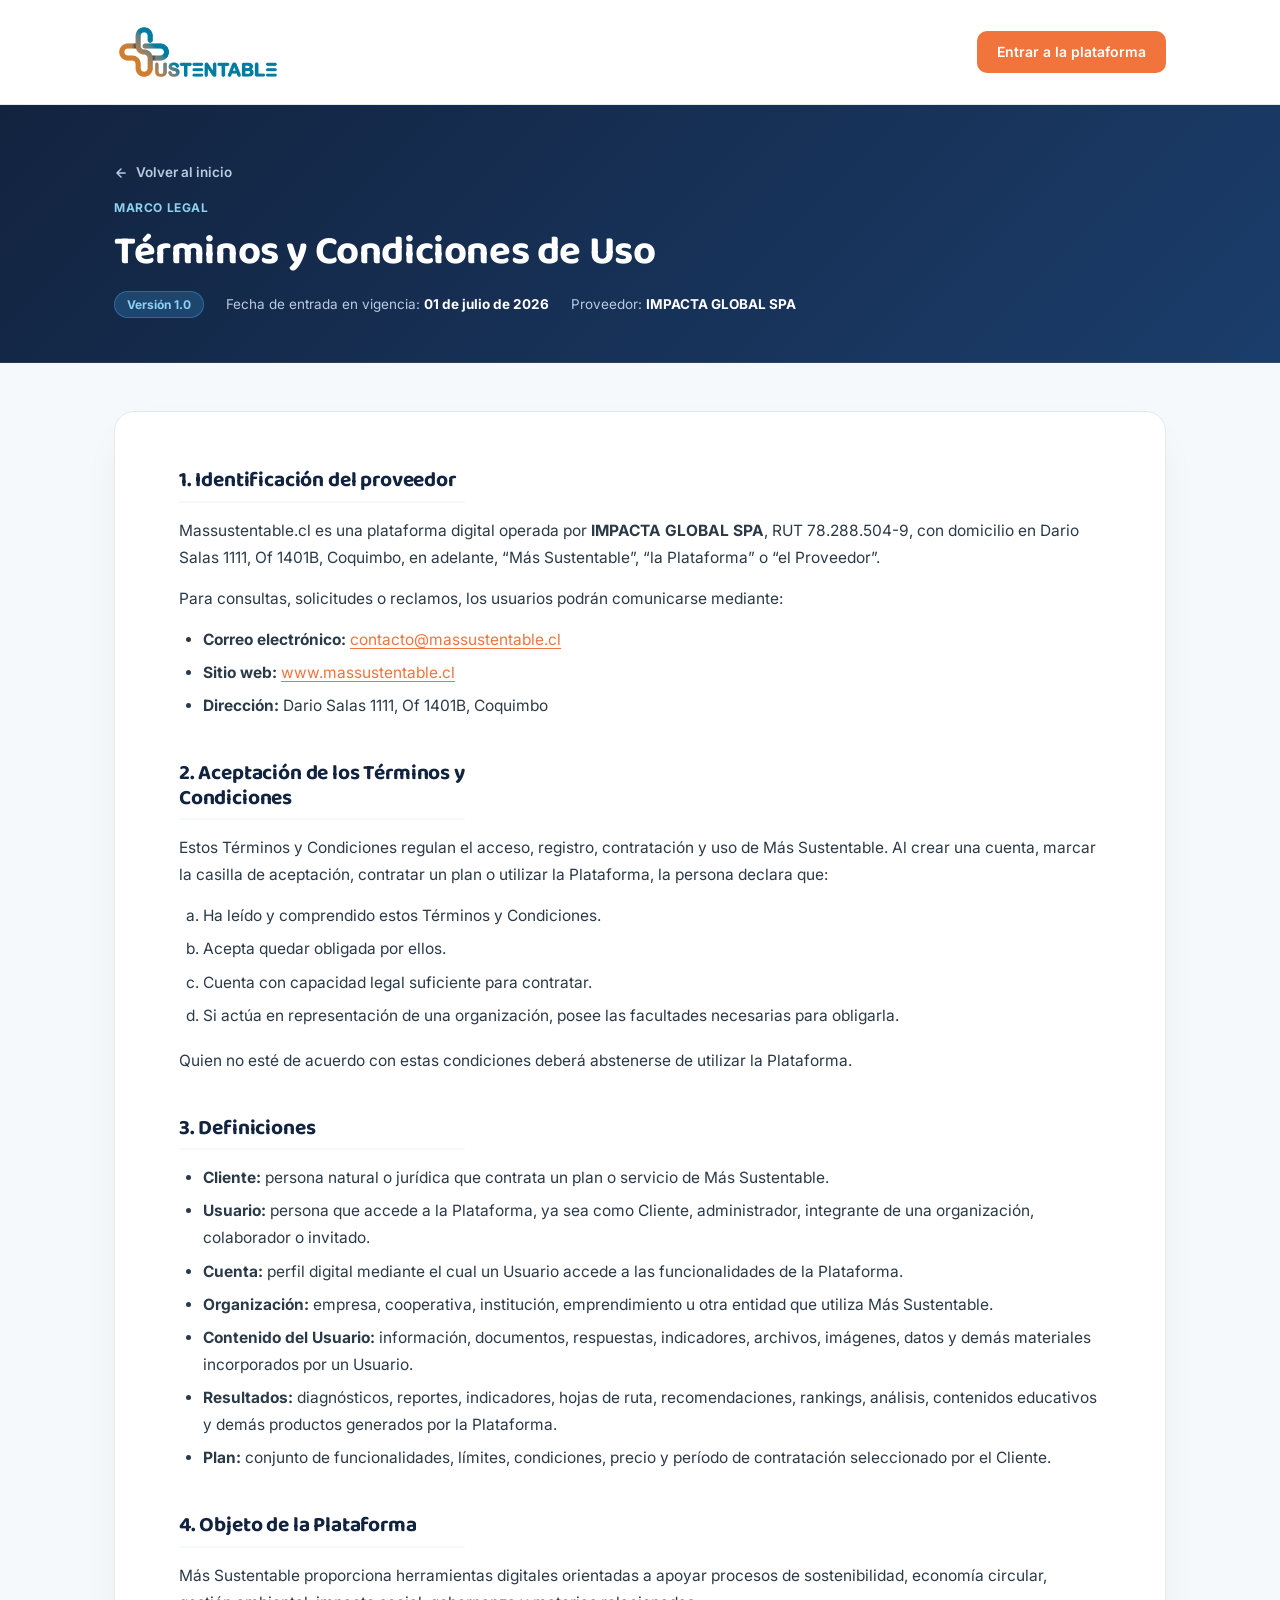
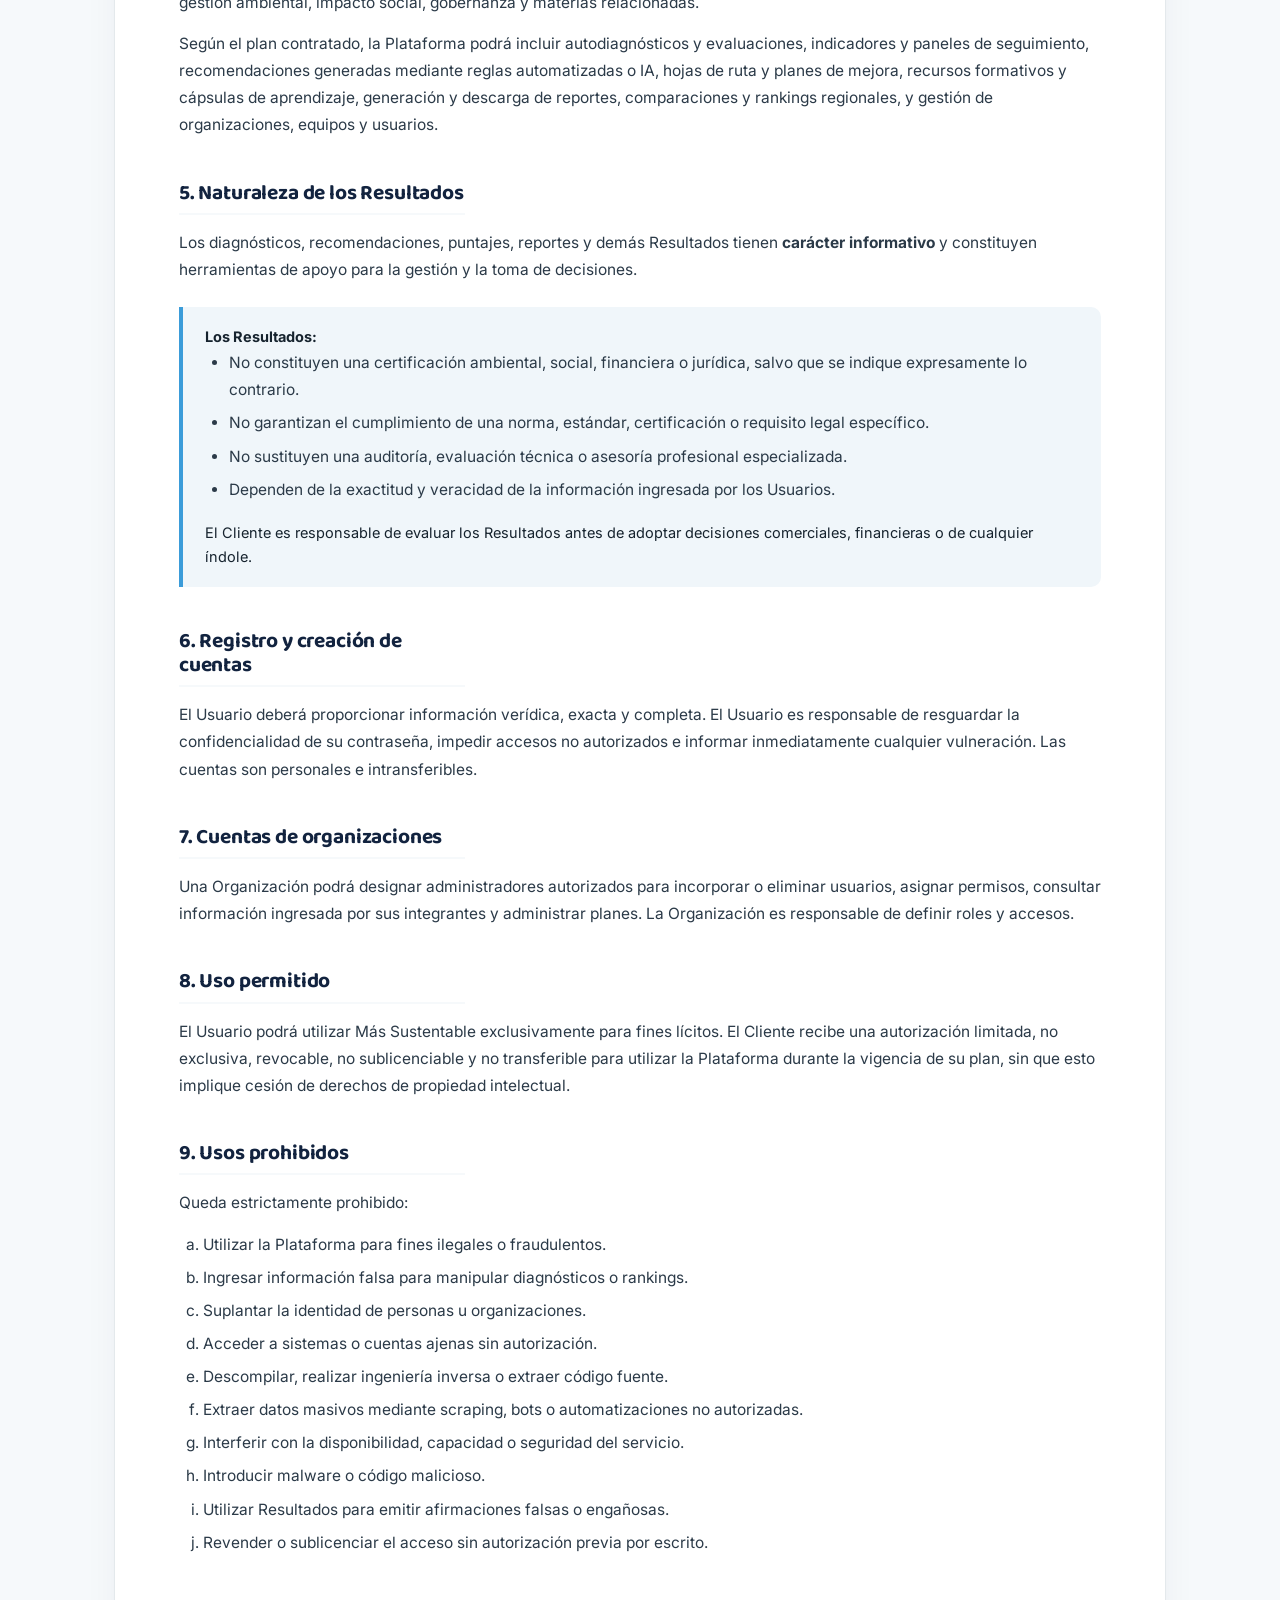
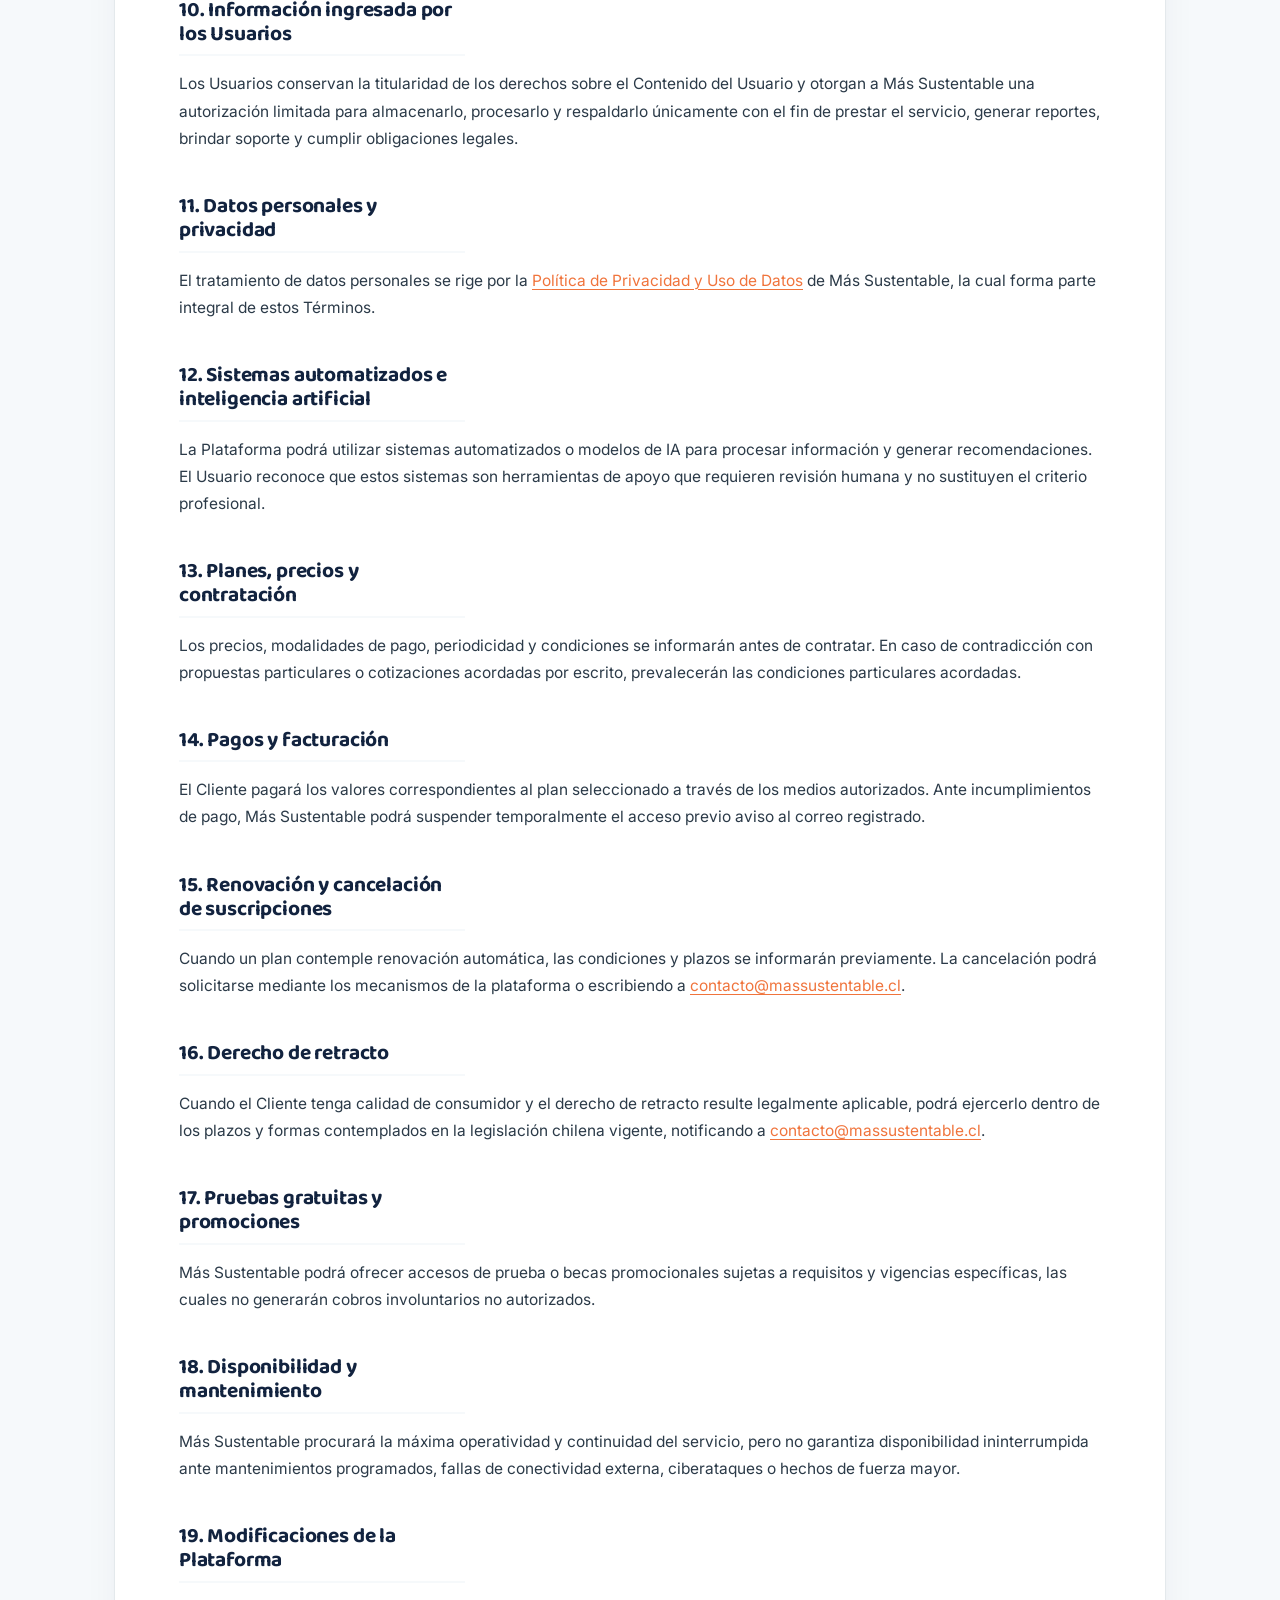
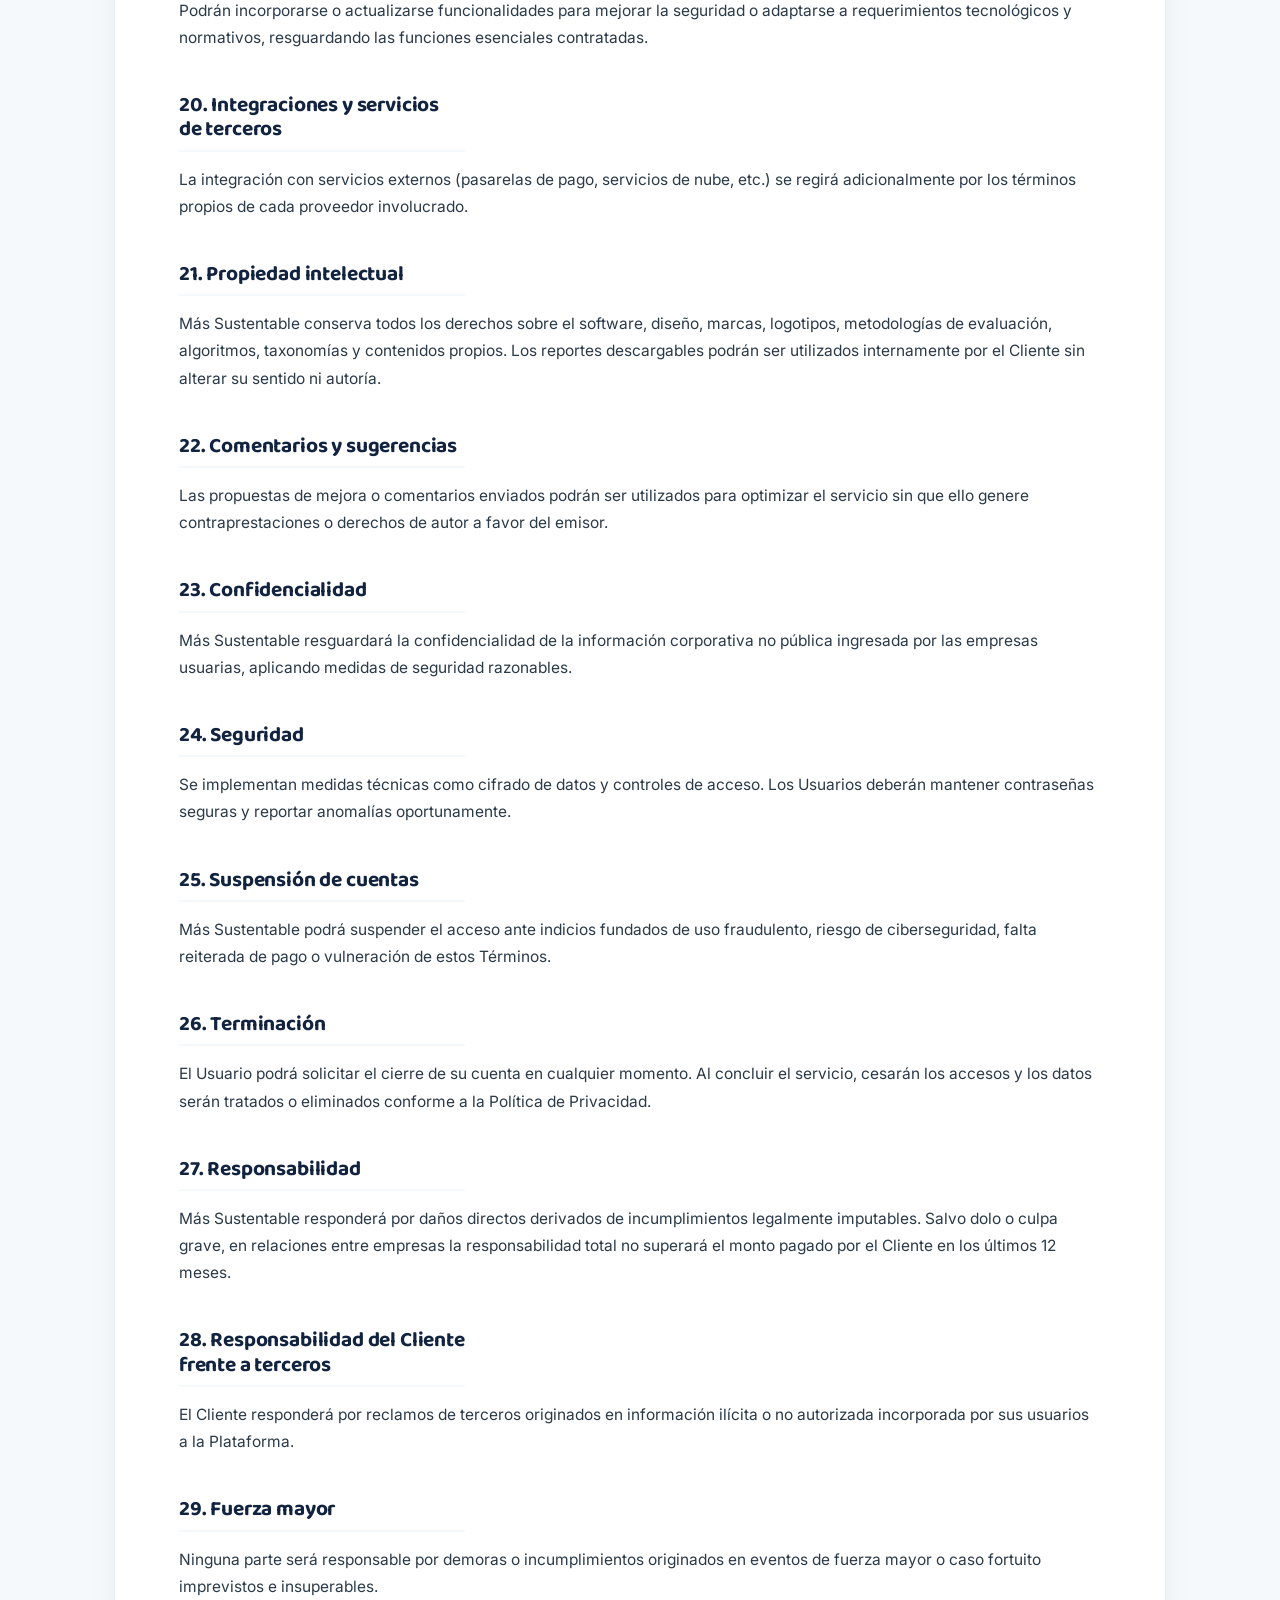
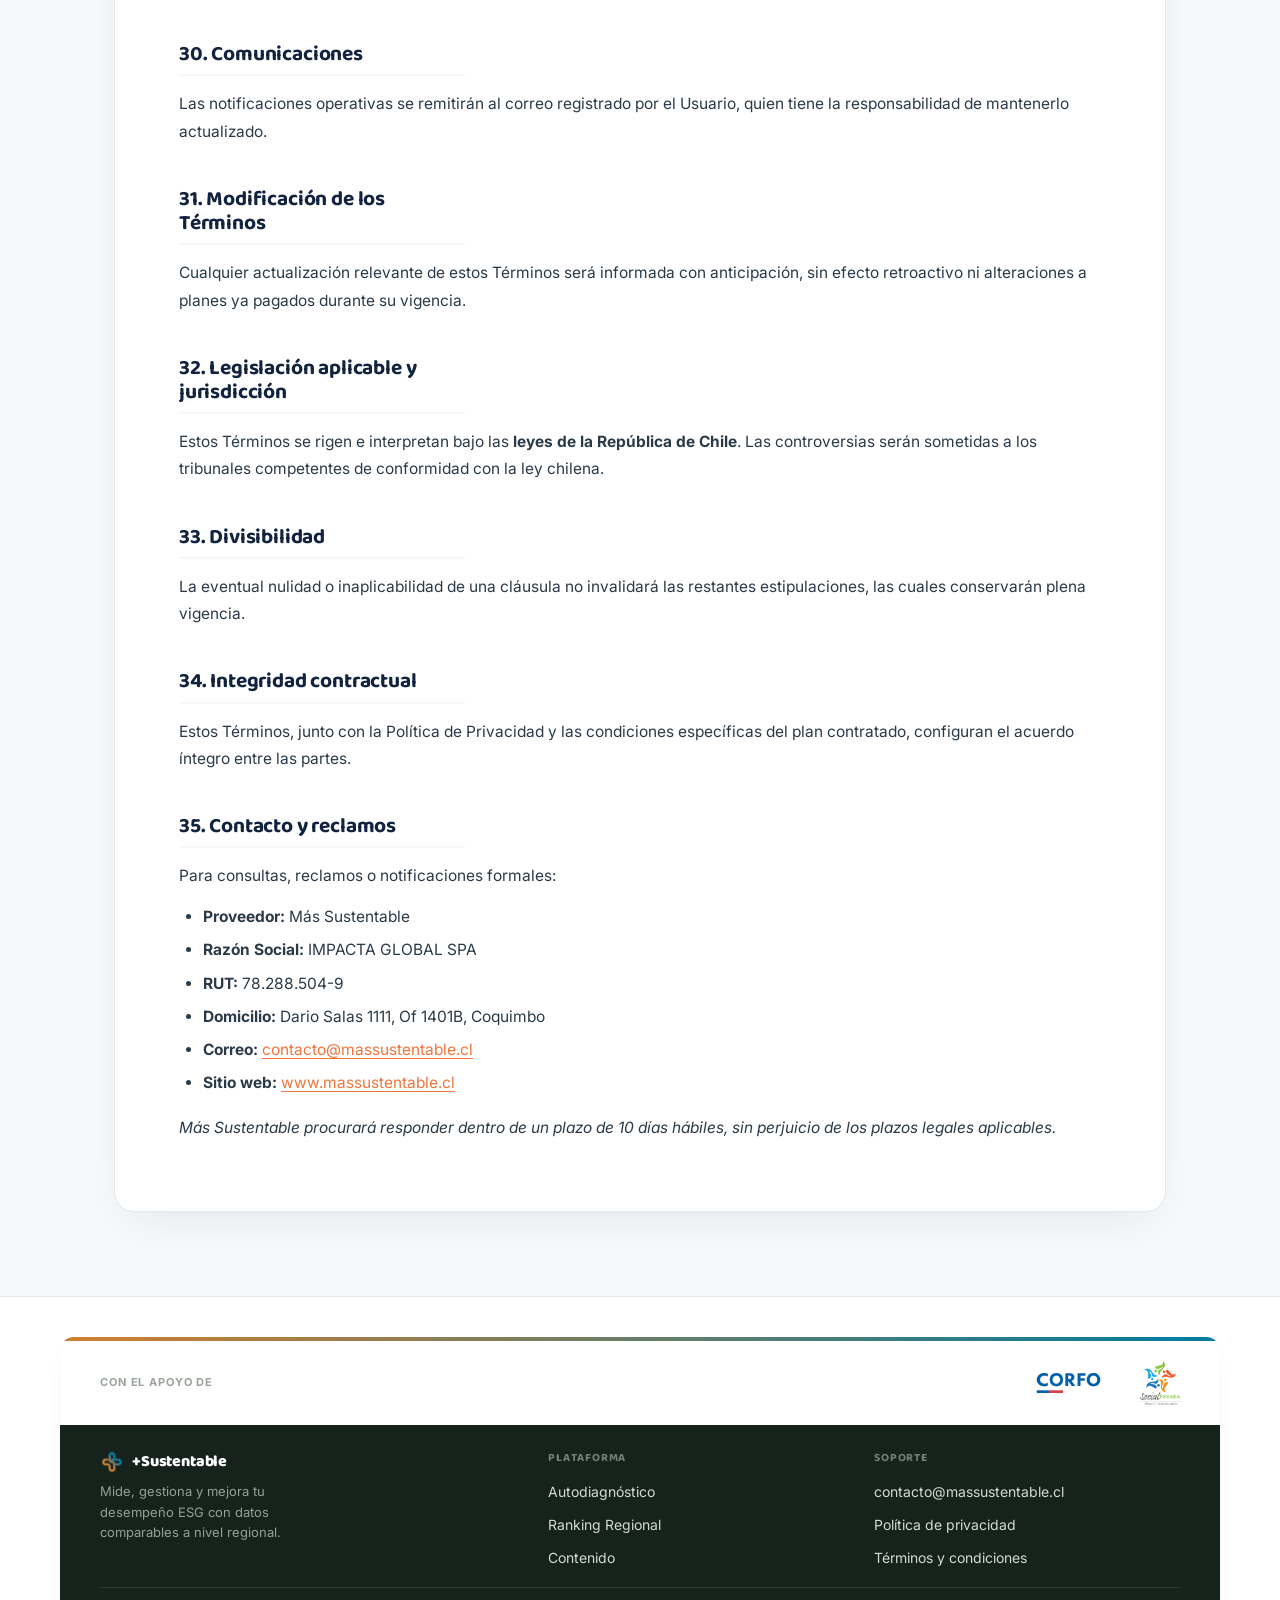
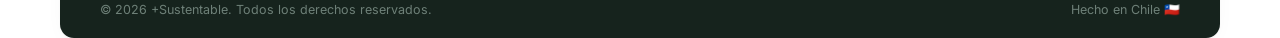
<file: public/terminos.html>
<!DOCTYPE html>
<html lang="es">
<head>
<meta charset="utf-8">
<meta name="viewport" content="width=device-width, initial-scale=1">
<title>Términos y Condiciones de Uso | +Sustentable</title>
<meta name="description" content="Términos y Condiciones de Uso de la plataforma Más Sustentable operada por IMPACTA GLOBAL SPA. Conforme a las leyes de la República de Chile.">
<link rel="canonical" href="https://massustentable.cl/terminos">
<link rel="icon" type="image/png" href="img/isotipo-mas-sustentable.png">
<link rel="preconnect" href="https://app.massustentable.cl">
<link rel="preconnect" href="https://fonts.googleapis.com">
<link rel="preconnect" href="https://fonts.gstatic.com" crossorigin>
<link href="https://fonts.googleapis.com/css2?family=Baloo+2:wght@600;700;800&family=Inter:wght@400;500;600;700&display=swap" rel="stylesheet">
<link rel="stylesheet" href="css/styles.css?v=4">
<style>
/* Estilos dedicados para páginas legales */
.legal-hero {
  background: linear-gradient(135deg, var(--navy) 0%, #1b3d6b 100%);
  color: #fff;
  padding: 56px 0 44px;
  border-bottom: 1px solid rgba(255, 255, 255, 0.1);
}
.legal-hero h1 {
  color: #fff;
  font-family: var(--display);
  font-size: clamp(26px, 3.8vw, 40px);
  margin: 12px 0 16px;
  line-height: 1.15;
}
.legal-back-link {
  display: inline-flex;
  align-items: center;
  gap: 8px;
  color: #B9CBE0;
  text-decoration: none;
  font-size: 13.5px;
  font-weight: 600;
  margin-bottom: 14px;
  transition: color 0.15s;
}
.legal-back-link:hover {
  color: #fff;
}
.legal-meta {
  display: flex;
  flex-wrap: wrap;
  align-items: center;
  gap: 12px 22px;
  font-size: 13.5px;
  color: #B9CBE0;
}
.legal-meta strong {
  color: #fff;
}
.legal-meta .badge {
  background: rgba(59, 156, 217, 0.25);
  color: #8FD1F0;
  border: 1px solid rgba(59, 156, 217, 0.45);
  padding: 3px 12px;
  border-radius: 999px;
  font-weight: 700;
  font-size: 12px;
}

.legal-body {
  background: var(--velo);
  padding: 48px 0 84px;
  border-bottom: 1px solid var(--linea);
}
.legal-card {
  background: #fff;
  border: 1px solid var(--linea);
  border-radius: 20px;
  box-shadow: 0 16px 45px -20px rgba(18, 35, 63, 0.12);
  padding: 56px 64px;
}
.legal-card h2 {
  font-family: var(--display);
  font-size: 21px;
  font-weight: 700;
  color: var(--navy);
  margin: 42px 0 14px;
  padding-bottom: 8px;
  border-bottom: 2px solid var(--velo);
}
.legal-card h2:first-of-type {
  margin-top: 0;
}
.legal-card h3 {
  font-family: var(--display);
  font-size: 17px;
  font-weight: 700;
  color: var(--navy);
  margin: 26px 0 10px;
}
.legal-card p {
  font-size: 15.5px;
  line-height: 1.75;
  color: #2B3A48;
  max-width: none;
  margin-bottom: 14px;
}
.legal-card ul, .legal-card ol {
  padding-left: 24px;
  margin: 0 0 18px;
  font-size: 15.5px;
  line-height: 1.75;
  color: #2B3A48;
}
.legal-card li {
  margin-bottom: 6px;
}
.legal-card a {
  color: var(--naranja);
  text-decoration: underline;
  text-underline-offset: 3px;
}
.legal-card a:hover {
  color: var(--naranja-h);
}
.legal-card .highlight-box {
  background: #F0F6FA;
  border-left: 4px solid var(--celeste);
  padding: 18px 22px;
  border-radius: 0 10px 10px 0;
  margin: 24px 0;
  font-size: 14.5px;
  line-height: 1.65;
}

@media (max-width: 860px) {
  .legal-card {
    padding: 36px 24px;
    border-radius: 16px;
  }
  .legal-hero {
    padding: 40px 0 32px;
  }
  .legal-body {
    padding: 32px 0 60px;
  }
}
@media (max-width: 560px) {
  .legal-card {
    padding: 26px 16px;
  }
  .legal-card h2 {
    font-size: 19px;
  }
  .legal-card p, .legal-card ul, .legal-card ol {
    font-size: 14.5px;
  }
}
</style>
</head>
<body>

<header><div class="wrap">
  <a href="/" class="marca-link" aria-label="Volver al inicio">
    <img src="img/logo-mas-sustentable.png" alt="+Sustentable">
  </a>
  <a href="https://app.massustentable.cl/login" target="_blank" rel="noopener noreferrer" class="nav-cta">Entrar a la plataforma</a>
</div></header>

<section class="legal-hero">
  <div class="wrap">
    <a href="/" class="legal-back-link">
      <svg width="14" height="14" viewBox="0 0 24 24" fill="none" stroke="currentColor" stroke-width="2.5" stroke-linecap="round" stroke-linejoin="round"><path d="M19 12H5M12 19l-7-7 7-7"/></svg>
      Volver al inicio
    </a>
    <span class="eyebrow" style="color: #8FD1F0;">Marco Legal</span>
    <h1>Términos y Condiciones de Uso</h1>
    <div class="legal-meta">
      <span class="badge">Versión 1.0</span>
      <span>Fecha de entrada en vigencia: <strong>01 de julio de 2026</strong></span>
      <span>Proveedor: <strong>IMPACTA GLOBAL SPA</strong></span>
    </div>
  </div>
</section>

<section class="legal-body">
  <div class="wrap">
    <article class="legal-card">
      <h2>1. Identificación del proveedor</h2>
      <p>Massustentable.cl es una plataforma digital operada por <strong>IMPACTA GLOBAL SPA</strong>, RUT 78.288.504-9, con domicilio en Dario Salas 1111, Of 1401B, Coquimbo, en adelante, “Más Sustentable”, “la Plataforma” o “el Proveedor”.</p>
      <p>Para consultas, solicitudes o reclamos, los usuarios podrán comunicarse mediante:</p>
      <ul>
        <li><strong>Correo electrónico:</strong> <a href="mailto:contacto@massustentable.cl">contacto@massustentable.cl</a></li>
        <li><strong>Sitio web:</strong> <a href="https://www.massustentable.cl">www.massustentable.cl</a></li>
        <li><strong>Dirección:</strong> Dario Salas 1111, Of 1401B, Coquimbo</li>
      </ul>

      <h2>2. Aceptación de los Términos y Condiciones</h2>
      <p>Estos Términos y Condiciones regulan el acceso, registro, contratación y uso de Más Sustentable. Al crear una cuenta, marcar la casilla de aceptación, contratar un plan o utilizar la Plataforma, la persona declara que:</p>
      <ol type="a">
        <li>Ha leído y comprendido estos Términos y Condiciones.</li>
        <li>Acepta quedar obligada por ellos.</li>
        <li>Cuenta con capacidad legal suficiente para contratar.</li>
        <li>Si actúa en representación de una organización, posee las facultades necesarias para obligarla.</li>
      </ol>
      <p>Quien no esté de acuerdo con estas condiciones deberá abstenerse de utilizar la Plataforma.</p>

      <h2>3. Definiciones</h2>
      <ul>
        <li><strong>Cliente:</strong> persona natural o jurídica que contrata un plan o servicio de Más Sustentable.</li>
        <li><strong>Usuario:</strong> persona que accede a la Plataforma, ya sea como Cliente, administrador, integrante de una organización, colaborador o invitado.</li>
        <li><strong>Cuenta:</strong> perfil digital mediante el cual un Usuario accede a las funcionalidades de la Plataforma.</li>
        <li><strong>Organización:</strong> empresa, cooperativa, institución, emprendimiento u otra entidad que utiliza Más Sustentable.</li>
        <li><strong>Contenido del Usuario:</strong> información, documentos, respuestas, indicadores, archivos, imágenes, datos y demás materiales incorporados por un Usuario.</li>
        <li><strong>Resultados:</strong> diagnósticos, reportes, indicadores, hojas de ruta, recomendaciones, rankings, análisis, contenidos educativos y demás productos generados por la Plataforma.</li>
        <li><strong>Plan:</strong> conjunto de funcionalidades, límites, condiciones, precio y período de contratación seleccionado por el Cliente.</li>
      </ul>

      <h2>4. Objeto de la Plataforma</h2>
      <p>Más Sustentable proporciona herramientas digitales orientadas a apoyar procesos de sostenibilidad, economía circular, gestión ambiental, impacto social, gobernanza y materias relacionadas.</p>
      <p>Según el plan contratado, la Plataforma podrá incluir autodiagnósticos y evaluaciones, indicadores y paneles de seguimiento, recomendaciones generadas mediante reglas automatizadas o IA, hojas de ruta y planes de mejora, recursos formativos y cápsulas de aprendizaje, generación y descarga de reportes, comparaciones y rankings regionales, y gestión de organizaciones, equipos y usuarios.</p>

      <h2>5. Naturaleza de los Resultados</h2>
      <p>Los diagnósticos, recomendaciones, puntajes, reportes y demás Resultados tienen <strong>carácter informativo</strong> y constituyen herramientas de apoyo para la gestión y la toma de decisiones.</p>
      <div class="highlight-box">
        <strong>Los Resultados:</strong>
        <ul>
          <li>No constituyen una certificación ambiental, social, financiera o jurídica, salvo que se indique expresamente lo contrario.</li>
          <li>No garantizan el cumplimiento de una norma, estándar, certificación o requisito legal específico.</li>
          <li>No sustituyen una auditoría, evaluación técnica o asesoría profesional especializada.</li>
          <li>Dependen de la exactitud y veracidad de la información ingresada por los Usuarios.</li>
        </ul>
        El Cliente es responsable de evaluar los Resultados antes de adoptar decisiones comerciales, financieras o de cualquier índole.
      </div>

      <h2>6. Registro y creación de cuentas</h2>
      <p>El Usuario deberá proporcionar información verídica, exacta y completa. El Usuario es responsable de resguardar la confidencialidad de su contraseña, impedir accesos no autorizados e informar inmediatamente cualquier vulneración. Las cuentas son personales e intransferibles.</p>

      <h2>7. Cuentas de organizaciones</h2>
      <p>Una Organización podrá designar administradores autorizados para incorporar o eliminar usuarios, asignar permisos, consultar información ingresada por sus integrantes y administrar planes. La Organización es responsable de definir roles y accesos.</p>

      <h2>8. Uso permitido</h2>
      <p>El Usuario podrá utilizar Más Sustentable exclusivamente para fines lícitos. El Cliente recibe una autorización limitada, no exclusiva, revocable, no sublicenciable y no transferible para utilizar la Plataforma durante la vigencia de su plan, sin que esto implique cesión de derechos de propiedad intelectual.</p>

      <h2>9. Usos prohibidos</h2>
      <p>Queda estrictamente prohibido:</p>
      <ol type="a">
        <li>Utilizar la Plataforma para fines ilegales o fraudulentos.</li>
        <li>Ingresar información falsa para manipular diagnósticos o rankings.</li>
        <li>Suplantar la identidad de personas u organizaciones.</li>
        <li>Acceder a sistemas o cuentas ajenas sin autorización.</li>
        <li>Descompilar, realizar ingeniería inversa o extraer código fuente.</li>
        <li>Extraer datos masivos mediante scraping, bots o automatizaciones no autorizadas.</li>
        <li>Interferir con la disponibilidad, capacidad o seguridad del servicio.</li>
        <li>Introducir malware o código malicioso.</li>
        <li>Utilizar Resultados para emitir afirmaciones falsas o engañosas.</li>
        <li>Revender o sublicenciar el acceso sin autorización previa por escrito.</li>
      </ol>

      <h2>10. Información ingresada por los Usuarios</h2>
      <p>Los Usuarios conservan la titularidad de los derechos sobre el Contenido del Usuario y otorgan a Más Sustentable una autorización limitada para almacenarlo, procesarlo y respaldarlo únicamente con el fin de prestar el servicio, generar reportes, brindar soporte y cumplir obligaciones legales.</p>

      <h2>11. Datos personales y privacidad</h2>
      <p>El tratamiento de datos personales se rige por la <a href="/privacidad">Política de Privacidad y Uso de Datos</a> de Más Sustentable, la cual forma parte integral de estos Términos.</p>

      <h2>12. Sistemas automatizados e inteligencia artificial</h2>
      <p>La Plataforma podrá utilizar sistemas automatizados o modelos de IA para procesar información y generar recomendaciones. El Usuario reconoce que estos sistemas son herramientas de apoyo que requieren revisión humana y no sustituyen el criterio profesional.</p>

      <h2>13. Planes, precios y contratación</h2>
      <p>Los precios, modalidades de pago, periodicidad y condiciones se informarán antes de contratar. En caso de contradicción con propuestas particulares o cotizaciones acordadas por escrito, prevalecerán las condiciones particulares acordadas.</p>

      <h2>14. Pagos y facturación</h2>
      <p>El Cliente pagará los valores correspondientes al plan seleccionado a través de los medios autorizados. Ante incumplimientos de pago, Más Sustentable podrá suspender temporalmente el acceso previo aviso al correo registrado.</p>

      <h2>15. Renovación y cancelación de suscripciones</h2>
      <p>Cuando un plan contemple renovación automática, las condiciones y plazos se informarán previamente. La cancelación podrá solicitarse mediante los mecanismos de la plataforma o escribiendo a <a href="mailto:contacto@massustentable.cl">contacto@massustentable.cl</a>.</p>

      <h2>16. Derecho de retracto</h2>
      <p>Cuando el Cliente tenga calidad de consumidor y el derecho de retracto resulte legalmente aplicable, podrá ejercerlo dentro de los plazos y formas contemplados en la legislación chilena vigente, notificando a <a href="mailto:contacto@massustentable.cl">contacto@massustentable.cl</a>.</p>

      <h2>17. Pruebas gratuitas y promociones</h2>
      <p>Más Sustentable podrá ofrecer accesos de prueba o becas promocionales sujetas a requisitos y vigencias específicas, las cuales no generarán cobros involuntarios no autorizados.</p>

      <h2>18. Disponibilidad y mantenimiento</h2>
      <p>Más Sustentable procurará la máxima operatividad y continuidad del servicio, pero no garantiza disponibilidad ininterrumpida ante mantenimientos programados, fallas de conectividad externa, ciberataques o hechos de fuerza mayor.</p>

      <h2>19. Modificaciones de la Plataforma</h2>
      <p>Podrán incorporarse o actualizarse funcionalidades para mejorar la seguridad o adaptarse a requerimientos tecnológicos y normativos, resguardando las funciones esenciales contratadas.</p>

      <h2>20. Integraciones y servicios de terceros</h2>
      <p>La integración con servicios externos (pasarelas de pago, servicios de nube, etc.) se regirá adicionalmente por los términos propios de cada proveedor involucrado.</p>

      <h2>21. Propiedad intelectual</h2>
      <p>Más Sustentable conserva todos los derechos sobre el software, diseño, marcas, logotipos, metodologías de evaluación, algoritmos, taxonomías y contenidos propios. Los reportes descargables podrán ser utilizados internamente por el Cliente sin alterar su sentido ni autoría.</p>

      <h2>22. Comentarios y sugerencias</h2>
      <p>Las propuestas de mejora o comentarios enviados podrán ser utilizados para optimizar el servicio sin que ello genere contraprestaciones o derechos de autor a favor del emisor.</p>

      <h2>23. Confidencialidad</h2>
      <p>Más Sustentable resguardará la confidencialidad de la información corporativa no pública ingresada por las empresas usuarias, aplicando medidas de seguridad razonables.</p>

      <h2>24. Seguridad</h2>
      <p>Se implementan medidas técnicas como cifrado de datos y controles de acceso. Los Usuarios deberán mantener contraseñas seguras y reportar anomalías oportunamente.</p>

      <h2>25. Suspensión de cuentas</h2>
      <p>Más Sustentable podrá suspender el acceso ante indicios fundados de uso fraudulento, riesgo de ciberseguridad, falta reiterada de pago o vulneración de estos Términos.</p>

      <h2>26. Terminación</h2>
      <p>El Usuario podrá solicitar el cierre de su cuenta en cualquier momento. Al concluir el servicio, cesarán los accesos y los datos serán tratados o eliminados conforme a la Política de Privacidad.</p>

      <h2>27. Responsabilidad</h2>
      <p>Más Sustentable responderá por daños directos derivados de incumplimientos legalmente imputables. Salvo dolo o culpa grave, en relaciones entre empresas la responsabilidad total no superará el monto pagado por el Cliente en los últimos 12 meses.</p>

      <h2>28. Responsabilidad del Cliente frente a terceros</h2>
      <p>El Cliente responderá por reclamos de terceros originados en información ilícita o no autorizada incorporada por sus usuarios a la Plataforma.</p>

      <h2>29. Fuerza mayor</h2>
      <p>Ninguna parte será responsable por demoras o incumplimientos originados en eventos de fuerza mayor o caso fortuito imprevistos e insuperables.</p>

      <h2>30. Comunicaciones</h2>
      <p>Las notificaciones operativas se remitirán al correo registrado por el Usuario, quien tiene la responsabilidad de mantenerlo actualizado.</p>

      <h2>31. Modificación de los Términos</h2>
      <p>Cualquier actualización relevante de estos Términos será informada con anticipación, sin efecto retroactivo ni alteraciones a planes ya pagados durante su vigencia.</p>

      <h2>32. Legislación aplicable y jurisdicción</h2>
      <p>Estos Términos se rigen e interpretan bajo las <strong>leyes de la República de Chile</strong>. Las controversias serán sometidas a los tribunales competentes de conformidad con la ley chilena.</p>

      <h2>33. Divisibilidad</h2>
      <p>La eventual nulidad o inaplicabilidad de una cláusula no invalidará las restantes estipulaciones, las cuales conservarán plena vigencia.</p>

      <h2>34. Integridad contractual</h2>
      <p>Estos Términos, junto con la Política de Privacidad y las condiciones específicas del plan contratado, configuran el acuerdo íntegro entre las partes.</p>

      <h2>35. Contacto y reclamos</h2>
      <p>Para consultas, reclamos o notificaciones formales:</p>
      <ul>
        <li><strong>Proveedor:</strong> Más Sustentable</li>
        <li><strong>Razón Social:</strong> IMPACTA GLOBAL SPA</li>
        <li><strong>RUT:</strong> 78.288.504-9</li>
        <li><strong>Domicilio:</strong> Dario Salas 1111, Of 1401B, Coquimbo</li>
        <li><strong>Correo:</strong> <a href="mailto:contacto@massustentable.cl">contacto@massustentable.cl</a></li>
        <li><strong>Sitio web:</strong> <a href="https://www.massustentable.cl">www.massustentable.cl</a></li>
      </ul>
      <p><em>Más Sustentable procurará responder dentro de un plazo de 10 días hábiles, sin perjuicio de los plazos legales aplicables.</em></p>
    </article>
  </div>
</section>

<footer>
<div class="footer-start"></div>
<div class="f3-light">
        <div class="f1-band-label">Con el apoyo de</div>
        <div class="f1-logos">
          <img src="img/logo-corfo.png" alt="Corfo" class="logo-corfo-img">
          <img src="img/logo-social-renovable.png" alt="Social Renovable" class="logo-social-img">
        </div>
      </div>
          <div class="f3-dark">
        <div class="f3-top">
          <div>
            <div class="f3-brand brand-mark-row"><img src="img/isotipo-mas-sustentable.png" alt="" class="brand-mark-iso"><span>+Sustentable</span></div>
            <p>Mide, gestiona y mejora tu desempeño ESG con datos comparables a nivel regional.</p>
          </div>
          <div class="f3-col">
            <h3>Plataforma</h3>
            <ul>
              <li><a href="https://app.massustentable.cl/autodiagnostico">Autodiagnóstico</a></li>
              <li><a href="https://app.massustentable.cl/ranking">Ranking Regional</a></li>
              <li><a href="https://app.massustentable.cl/contenido">Contenido</a></li>
            </ul>
          </div>
          <div class="f3-col">
            <h3>Soporte</h3>
            <ul>
              <li><a href="mailto:contacto@massustentable.cl">contacto@massustentable.cl</a></li>
              <li><a href="/privacidad">Política de privacidad</a></li>
              <li><a href="/terminos">Términos y condiciones</a></li>
            </ul>
          </div>
        </div>
        <div class="f3-legal">
          <div>© 2026 +Sustentable. Todos los derechos reservados.</div>
          <div>Hecho en Chile 🇨🇱</div>
        </div>
      </div>

</footer>

</body>
</html>
</file>
<file: public/css/styles.css>
:root{
  --navy:#12233F; --navy-h:#0C1A30; --celeste:#3B9CD9; --naranja:#F0743C; --naranja-h:#D9622C;
  --teal:#007CA0; --oro:#D07F30; --verde:#2FA84F;
  --tinta:#16232E; --gris:#5B6B7A; --linea:#E4E9EC; --velo:#F6F9FB;
  --display:"Baloo 2","Inter",system-ui,sans-serif;
  --texto:"Inter",system-ui,sans-serif;
  /* footer: paleta propia (viene de footersustentablepropuesta3.html), centralizada aquí */
  --f-oscuro:#16231D; --f-linea:#2A3A31; --f-texto:#C6D0C9; --f-texto-suave:#8FA298;
  --f-titulo:#6E8078; --f-link:#D3DBD5; --f-etiqueta:#A9793D; --f-etiqueta-clara:#9AA39A;
}
*{box-sizing:border-box}
html{scroll-behavior:smooth}
body{margin:0;background:#fff;color:var(--tinta);font-family:var(--texto);font-size:16.5px;font-weight:400;line-height:1.6;-webkit-font-smoothing:antialiased}
.wrap{max-width:1120px;margin:0 auto;padding:0 34px}
a{color:inherit}

header{position:sticky;top:0;z-index:30;background:rgba(255,255,255,.94);backdrop-filter:blur(8px);border-bottom:1px solid var(--linea)}
header .wrap{display:flex;align-items:center;justify-content:space-between;gap:16px;height:104px}
header img{height:60px;width:auto;display:block}
.marca-link{display:flex;align-items:center;border-radius:10px;padding:4px;margin:-4px;transition:opacity .15s,transform .1s;cursor:pointer;flex-shrink:0}
.marca-link:hover{opacity:.82}
.marca-link:active{transform:scale(.97)}
.nav-cta{display:inline-flex;align-items:center;gap:8px;background:var(--naranja);color:#fff;text-decoration:none;padding:10px 20px;border-radius:10px;font-size:14px;font-weight:600;white-space:nowrap;flex-shrink:0;transition:background .16s}
.nav-cta:hover{background:var(--naranja-h)}

h1{font-family:var(--display);font-weight:700;font-size:clamp(26px,3.4vw,40px);line-height:1.14;letter-spacing:-.01em;margin:0 0 16px;color:var(--navy)}
h2{font-family:var(--display);font-weight:700;font-size:clamp(25px,3vw,34px);line-height:1.16;letter-spacing:-.008em;margin:0 0 14px;max-width:22ch;color:var(--navy)}
h3{font-family:var(--display);font-size:16px;font-weight:700;margin:0 0 6px;color:var(--navy)}
p{margin:0 0 16px;max-width:56ch}
.guia{font-size:16.5px;line-height:1.5;color:var(--gris);max-width:46ch;font-weight:400}
.nota{font-size:14px;color:var(--gris)}

section{padding:80px 0}
.velo{background:var(--velo);border-top:1px solid var(--linea);border-bottom:1px solid var(--linea)}
.hondo{background:var(--navy);color:#fff}
.hondo h2{color:#fff}.hondo .guia{color:#B9CBE0}

/* --- slider (banners): tarjeta inserta en la página --- */
.slider-section{padding:44px 0 8px}
.slider{position:relative;overflow:hidden;border-radius:20px;border:1px solid var(--linea);box-shadow:0 24px 50px -26px rgba(18,35,63,.22);height:272px}
.slider-track{display:flex;height:100%;transition:transform .6s cubic-bezier(.2,.7,.3,1)}
.slide{flex:0 0 100%;width:100%;position:relative;height:100%;overflow:hidden;background:#fff}
.card-inner{display:flex;align-items:center;gap:36px;height:100%;padding:0 84px}

.eyebrow{display:block;font-size:12px;font-weight:700;letter-spacing:.05em;color:var(--celeste);margin-bottom:9px;text-transform:uppercase}
.eyebrow-light{color:#8FD1F0}
.card-text h3{font-family:var(--display);font-weight:700;font-size:22px;line-height:1.28;letter-spacing:-.005em;color:var(--navy);margin:0 0 10px;max-width:26ch}
.card-text p{font-size:14px;line-height:1.55;color:var(--gris);margin:0 0 16px;max-width:50ch}
.text-white{color:#fff !important}
.text-light{color:#B9CBE0 !important}

.mini-cta{display:inline-flex;align-items:center;gap:7px;background:var(--naranja);color:#fff;text-decoration:none;padding:11px 20px;border-radius:9px;font-size:13.5px;font-weight:600;transition:background .16s, transform .1s;white-space:nowrap}
.mini-cta:hover{background:var(--naranja-h)}
.mini-cta:active{transform:scale(.98)}
.cta-underline{text-decoration:underline;text-underline-offset:3px}
.text-link{display:inline-flex;align-items:center;gap:7px;color:var(--naranja);font-weight:700;font-size:14px;text-decoration:underline;text-underline-offset:3px}
.text-link:hover{color:var(--naranja-h)}

/* slide 1: icono anillo + texto */
.ring-icon{position:relative;flex:0 0 auto;width:118px;height:118px}
.ring{position:absolute;inset:0;border-radius:50%;background:conic-gradient(from 210deg,#007CA0 0deg,#3d8f95 90deg,#8a7d68 170deg,#D07F30 230deg,#D07F30 330deg,#007CA0 360deg)}
.ring:after{content:"";position:absolute;inset:13px;border-radius:50%;background:#fff}
.ring-mark{position:absolute;top:50%;left:50%;transform:translate(-50%,-50%);width:42px;height:42px;z-index:2}
.card-1 .card-text{flex:1 1 auto;min-width:0}

/* slide 2: texto + miniatura de video */
.card-2-inner{padding:0;gap:0}
.card-2-inner .card-text{flex:1 1 auto;min-width:0;padding:0 46px 0 84px}
.card-2-inner .card-media{flex:0 0 40%;position:relative;height:100%;overflow:hidden}
.media-ph{position:absolute;inset:0;background:
    radial-gradient(420px 300px at 20% 10%, rgba(0,124,160,.55), transparent 60%),
    linear-gradient(135deg,#0E2F42 0%,#1B4E52 55%,#2C6B4F 100%)}
.media-logo{position:absolute;top:14px;right:16px;height:20px;filter:brightness(0) invert(1);opacity:.92}
.play-btn{position:absolute;top:50%;left:50%;transform:translate(-50%,-50%);width:48px;height:48px;border-radius:50%;background:rgba(255,255,255,.94);border:none;display:flex;align-items:center;justify-content:center;cursor:pointer;box-shadow:0 6px 16px rgba(0,0,0,.25);padding:0 0 0 3px}
.play-btn:hover{background:#fff}
.caption-chip{position:absolute;left:14px;bottom:14px;right:14px;background:rgba(10,16,20,.68);color:#fff;font-size:11.5px;line-height:1.4;padding:7px 10px;border-radius:8px}

/* slide 3: fondo navy degradado */
.card-3{background:linear-gradient(120deg,#12233F 0%,#1B4468 55%,#2E6F94 100%)}
.card-3-inner{justify-content:space-between;position:relative;z-index:2;padding:0 84px}
.card-3 .card-text{flex:1 1 auto;min-width:0;max-width:540px}
.card-3 .card-text h3{max-width:32ch}
.card-3 .card-text p{margin-bottom:0}
.card-3 .mini-cta{margin-left:24px;flex-shrink:0}
.card-3 .motivo-navy{position:absolute;right:-40px;top:50%;transform:translateY(-50%);width:280px;opacity:.14;z-index:1;pointer-events:none}

.slider-arrow{position:absolute;top:50%;transform:translateY(-50%);z-index:6;width:38px;height:38px;border-radius:50%;border:none;background:rgba(255,255,255,.9);backdrop-filter:blur(4px);color:var(--navy);display:flex;align-items:center;justify-content:center;cursor:pointer;box-shadow:0 4px 14px rgba(18,35,63,.18);transition:background .16s, transform .12s}
.slider-arrow:hover{background:#fff;transform:translateY(-50%) scale(1.06)}
.slider-arrow:active{transform:translateY(-50%) scale(.96)}
.slider-arrow.prev{left:20px}
.slider-arrow.next{right:20px}

.slider-dots{display:flex;justify-content:center;gap:8px;margin:18px 0 0}
.dot{width:8px;height:8px;border-radius:50%;border:none;background:var(--linea);cursor:pointer;padding:0;transition:all .2s}
.dot:hover{background:#C7D0D7}
.dot.active{background:var(--naranja);width:22px;border-radius:5px}

.recorrido-section{padding:76px 0}
.recorrido-head{max-width:56ch}
.recorrido-grid{display:grid;grid-template-columns:repeat(5,1fr);gap:30px;margin-top:44px}
.recorrido-item{border-top:3px solid var(--celeste);padding-top:16px}
.recorrido-item.accent-oro{border-top-color:var(--oro)}
.recorrido-item h3{font-family:var(--display);font-size:15.5px;font-weight:700;color:var(--navy);margin:0 0 8px;letter-spacing:-.005em}
.recorrido-item p{font-size:13.5px;line-height:1.5;color:var(--gris);margin:0;max-width:none}

@media(max-width:1080px){
  .recorrido-grid{grid-template-columns:1fr 1fr;row-gap:28px}
}
@media(max-width:560px){
  .recorrido-grid{grid-template-columns:1fr}
}

@media(max-width:860px){
  .wrap{padding:0 20px}
  header .wrap{height:76px;gap:14px}
  header img{height:40px}
  .nav-cta{padding:9px 14px;font-size:13px;border-radius:9px}
  .slider-section{padding:28px 0 6px}
  .slider{height:auto;border-radius:16px;transition:height .35s cubic-bezier(.2,.7,.3,1)}
  .slider-track{height:auto;align-items:flex-start}
  .slide{height:auto}
  .card-inner{flex-direction:column;align-items:flex-start;text-align:left;gap:18px;padding:28px 48px 32px;height:auto}
  .ring-icon{width:70px;height:70px}
  .ring-mark{width:26px;height:26px}
  .card-2-inner{flex-direction:column-reverse;padding:0;gap:0}
  .card-2-inner .card-text{padding:24px 48px 30px}
  .card-2-inner .card-media{width:100%;height:170px;flex:0 0 auto}
  .card-3-inner{flex-direction:column;align-items:flex-start;gap:20px;padding:28px 48px 32px}
  .card-3 .mini-cta{margin-left:0}
  .card-3 .motivo-navy{width:190px;right:-50px}
  .slider-arrow{width:30px;height:30px;top:50%;transform:translateY(-50%)}
  .slider-arrow.prev{left:8px}
  .slider-arrow.next{right:8px}
  .slider-arrow:hover{transform:translateY(-50%) scale(1.06)}
  .slider-arrow:active{transform:translateY(-50%) scale(.96)}
}
@media(max-width:360px){
  header img{height:34px}
  .nav-cta{padding:8px 11px;font-size:12px}
  .card-inner,.card-3-inner{padding:24px 44px 28px}
  .card-2-inner .card-text{padding:22px 44px 26px}
}

@media(prefers-reduced-motion:reduce){.slider-track{transition:none}}

/* --- sección: "Primero conocemos a tu empresa" (arquetipo) --- */
.arch-section{padding:76px 0}
.arch-layout{display:grid;grid-template-columns:1fr 440px;gap:60px;align-items:center}
.arch-intro h2{max-width:32ch}
.arch-intro .guia{margin-top:16px}
.arch-intro .nota{margin-top:14px;max-width:48ch}

.arch-card{
  background:linear-gradient(160deg,#16305A 0%, var(--navy) 65%);
  border-radius:20px;
  padding:34px 32px;
  box-shadow:0 24px 50px -26px rgba(18,35,63,.38);
}
.arch-card .step{display:grid;grid-template-columns:44px 1fr;gap:18px;padding:19px 0;border-top:1px solid rgba(255,255,255,.10)}
.arch-card .step:first-child{border-top:none;padding-top:2px}
.arch-card .icon{width:44px;height:44px;border-radius:50%;display:flex;align-items:center;justify-content:center;flex:0 0 auto}
.arch-card .icon svg{width:20px;height:20px}
.arch-card .icon.accent{background:var(--naranja)}
.arch-card .icon.accent svg{stroke:#fff}
.arch-card .icon.outline{border:2px solid var(--celeste)}
.arch-card .icon.outline svg{stroke:var(--celeste)}
.arch-card h3{font-family:var(--texto);font-weight:600;font-size:15.5px;color:#fff;margin:0 0 5px}
.arch-card p{font-size:13.5px;line-height:1.5;color:#B9C6DA;margin:0;max-width:none}

@media(max-width:860px){
  .arch-section{padding:56px 0}
  .arch-layout{grid-template-columns:1fr;gap:36px}
}


/* --- sección: 9 áreas ESG, agrupadas en 3 pilares --- */
.areas-section{padding:80px 0}
.areas-head{max-width:60ch;margin-bottom:48px}
.areas-head .guia{margin-top:14px}

.pillar{padding-top:40px;border-top:1px solid var(--linea)}
.pillar:first-child{padding-top:0;border-top:none}

.pillar-head{display:inline-flex;align-items:center;gap:10px;padding:9px 20px 9px 15px;border-radius:999px;margin-bottom:26px}
.pillar-head::before{content:"";width:8px;height:8px;border-radius:50%;flex:0 0 auto}
.pillar-head.amb{background:#E3F2F6}
.pillar-head.amb::before{background:#007CA0}
.pillar-head.amb .pillar-name{color:#00688A}
.pillar-head.soc{background:#E7ECF3}
.pillar-head.soc::before{background:var(--navy)}
.pillar-head.soc .pillar-name{color:var(--navy)}
.pillar-head.gob{background:#FBEBDD}
.pillar-head.gob::before{background:#B96A1F}
.pillar-head.gob .pillar-name{color:#96551A}
.pillar-name{font-family:var(--display);font-weight:700;font-size:15px;letter-spacing:-.005em}
.pillar-count{font-size:12px;color:var(--gris);padding-left:9px;border-left:1px solid rgba(18,35,63,.14)}

.area-grid{display:grid;grid-template-columns:repeat(auto-fit,minmax(230px,1fr));gap:20px}
.area-card{background:#fff;border:1px solid var(--linea);border-radius:14px;padding:22px 20px;box-shadow:0 16px 32px -22px rgba(18,35,63,.22)}
.area-icon{width:46px;height:46px;display:flex;align-items:center;justify-content:center;margin-bottom:16px}
.area-icon svg{width:46px;height:46px}
.area-card h3{font-family:var(--texto);font-weight:600;font-size:14.5px;color:var(--navy);margin:0 0 6px;letter-spacing:-.005em}
.area-card p{font-size:13px;line-height:1.5;color:var(--gris);margin:0;max-width:none}

@media(max-width:860px){
  .areas-section{padding:56px 0}
  .pillar{padding-top:32px}
}

/* --- sección de cierre: multiplicadores (consultoras, gremios, centros de desarrollo) --- */
.mult-section{padding:80px 0}
.mult-head{max-width:52ch}
.mult-head .guia{margin-top:14px}
.mult-grid{display:grid;grid-template-columns:repeat(3,1fr);gap:30px;margin-top:40px}
.mult-item{border-top:2px solid var(--celeste);padding-top:16px}
.mult-item h3{font-family:var(--display);font-size:15.5px;font-weight:700;color:var(--navy);margin:0 0 8px;letter-spacing:-.005em}
.mult-item p{font-size:13.5px;line-height:1.55;color:var(--gris);margin:0;max-width:none}
.cta-pill-navy{display:inline-flex;align-items:center;gap:8px;background:var(--navy);color:#fff;text-decoration:none;padding:12px 26px;border-radius:10px;font-size:14px;font-weight:700;margin-top:34px;transition:background .16s,transform .1s}
.cta-pill-navy:hover{background:var(--navy-h)}
.cta-pill-navy:active{transform:scale(.98)}

@media(max-width:860px){
  .mult-section{padding:56px 0}
  .mult-grid{grid-template-columns:1fr;gap:28px;margin-top:30px}
}

/* --- footer --- */
  footer { max-width: 1160px; margin: 40px auto 0; border-radius: 14px; overflow: hidden;
    box-shadow: 0 1px 2px rgba(0,0,0,0.04), 0 8px 24px -12px rgba(0,0,0,0.10); }

  .footer-start {
    height: 4px;
    background: linear-gradient(90deg, var(--oro) 0%, var(--teal) 100%);
    box-shadow: 0 3px 10px -4px rgba(20, 30, 20, 0.35);
  }

  .f1-band-label {
    font-size: 11px; font-weight: 700; letter-spacing: 0.08em; text-transform: uppercase;
    color: var(--f-etiqueta); margin-bottom: 12px;
  }
  .f1-logos { display: flex; align-items: center; gap: 40px; flex-wrap: wrap; }
  .logo-corfo-img { height: 48px; width: auto; display: block; }
  .logo-social-img { height: 50px; width: auto; display: block; }
  .brand-mark-iso { height: 24px; width: auto; display: block; }
  .brand-mark-row { display: flex; align-items: center; gap: 9px; }
  .brand-mark-row span { font-family: var(--display); font-weight: 800; font-size: 16px; letter-spacing: -0.01em; }

  .f3-light {
    background: #fff; padding: 20px 40px; display: flex; align-items: center;
    justify-content: space-between; flex-wrap: wrap; gap: 18px;
  }
  .f3-light .f1-band-label { color: var(--f-etiqueta-clara); margin: 0; }
  .f3-light .f1-logos { gap: 32px; }
  .f3-light .logo-corfo-img { height: 44px; }
  .f3-light .logo-social-img { height: 44px; }

  .f3-dark { background: var(--f-oscuro); padding: 24px 40px 18px; color: var(--f-texto); }
  .f3-top {
    display: grid; grid-template-columns: 1.4fr 1fr 1fr; gap: 20px;
    padding-bottom: 16px; border-bottom: 1px solid var(--f-linea);
  }
  .f3-brand { display: flex; align-items: center; gap: 8px; font-family: var(--display); font-weight: 800; color: #fff; font-size: 15px; margin-bottom: 6px; }
  .f3-top p { font-size: 13px; color: var(--f-texto-suave); max-width: 30ch; margin: 0; }
  .f3-col h3 {
    font-family: var(--display); font-size: 11.5px; font-weight: 700; text-transform: uppercase; letter-spacing: 0.07em;
    color: var(--f-titulo); margin: 0 0 10px;
  }
  .f3-col ul { list-style: none; margin: 0; padding: 0; display: flex; flex-direction: column; gap: 7px; }
  .f3-col a { color: var(--f-link); text-decoration: none; font-size: 14px; }
  .f3-legal {
    padding-top: 12px; font-size: 12.5px; color: var(--f-titulo); display: flex;
    justify-content: space-between; flex-wrap: wrap; gap: 10px;
  }

  @media (max-width: 720px) {
    .f3-top { grid-template-columns: 1fr; }
    .f3-dark, .f3-light { padding-left: 22px; padding-right: 22px; }
  }

/* --- Páginas legales (términos y privacidad) --- */
.legal-hero {
  background: linear-gradient(135deg, var(--navy) 0%, #1b3d6b 100%);
  color: #fff;
  padding: 56px 0 44px;
  border-bottom: 1px solid rgba(255, 255, 255, 0.1);
}
.legal-hero h1 {
  color: #fff;
  font-family: var(--display);
  font-size: clamp(26px, 3.8vw, 40px);
  margin: 12px 0 16px;
  line-height: 1.15;
}
.legal-back-link {
  display: inline-flex;
  align-items: center;
  gap: 8px;
  color: #B9CBE0;
  text-decoration: none;
  font-size: 13.5px;
  font-weight: 600;
  margin-bottom: 14px;
  transition: color 0.15s;
}
.legal-back-link:hover { color: #fff; }
.legal-meta {
  display: flex;
  flex-wrap: wrap;
  align-items: center;
  gap: 12px 22px;
  font-size: 13.5px;
  color: #B9CBE0;
}
.legal-meta strong { color: #fff; }
.legal-meta .badge {
  background: rgba(59, 156, 217, 0.25);
  color: #8FD1F0;
  border: 1px solid rgba(59, 156, 217, 0.45);
  padding: 3px 12px;
  border-radius: 999px;
  font-weight: 700;
  font-size: 12px;
}
.legal-body {
  background: var(--velo);
  padding: 48px 0 84px;
  border-bottom: 1px solid var(--linea);
}
.legal-card {
  background: #fff;
  border: 1px solid var(--linea);
  border-radius: 20px;
  box-shadow: 0 16px 45px -20px rgba(18, 35, 63, 0.12);
  padding: 56px 64px;
}
.legal-card h2 {
  font-family: var(--display);
  font-size: 21px;
  font-weight: 700;
  color: var(--navy);
  margin: 42px 0 14px;
  padding-bottom: 8px;
  border-bottom: 2px solid var(--velo);
}
.legal-card h2:first-of-type { margin-top: 0; }
.legal-card h3 {
  font-family: var(--display);
  font-size: 17px;
  font-weight: 700;
  color: var(--navy);
  margin: 26px 0 10px;
}
.legal-card p {
  font-size: 15.5px;
  line-height: 1.75;
  color: #2B3A48;
  max-width: none;
  margin-bottom: 14px;
}
.legal-card ul, .legal-card ol {
  padding-left: 24px;
  margin: 0 0 18px;
  font-size: 15.5px;
  line-height: 1.75;
  color: #2B3A48;
}
.legal-card li { margin-bottom: 6px; }
.legal-card a {
  color: var(--naranja);
  text-decoration: underline;
  text-underline-offset: 3px;
}
.legal-card a:hover { color: var(--naranja-h); }
.legal-card .highlight-box {
  background: #F0F6FA;
  border-left: 4px solid var(--celeste);
  padding: 18px 22px;
  border-radius: 0 10px 10px 0;
  margin: 24px 0;
  font-size: 14.5px;
  line-height: 1.65;
}
.table-responsive {
  width: 100%;
  overflow-x: auto;
  margin: 24px 0;
  border-radius: 12px;
  border: 1px solid var(--linea);
}
.legal-card table {
  width: 100%;
  border-collapse: collapse;
  font-size: 14px;
  margin: 0;
}
.legal-card th, .legal-card td {
  padding: 14px 18px;
  text-align: left;
  vertical-align: top;
  border-bottom: 1px solid var(--linea);
}
.legal-card th {
  background: var(--velo);
  color: var(--navy);
  font-weight: 700;
  font-family: var(--display);
}
.legal-card tr:last-child td { border-bottom: none; }
.legal-card td { background: #fff; line-height: 1.6; }

@media (max-width: 860px) {
  .legal-card {
    padding: 36px 24px;
    border-radius: 16px;
  }
  .legal-hero { padding: 40px 0 32px; }
  .legal-body { padding: 32px 0 60px; }
}
@media (max-width: 560px) {
  .legal-card { padding: 26px 16px; }
  .legal-card h2 { font-size: 19px; }
  .legal-card p, .legal-card ul, .legal-card ol { font-size: 14.5px; }
}
</file>
